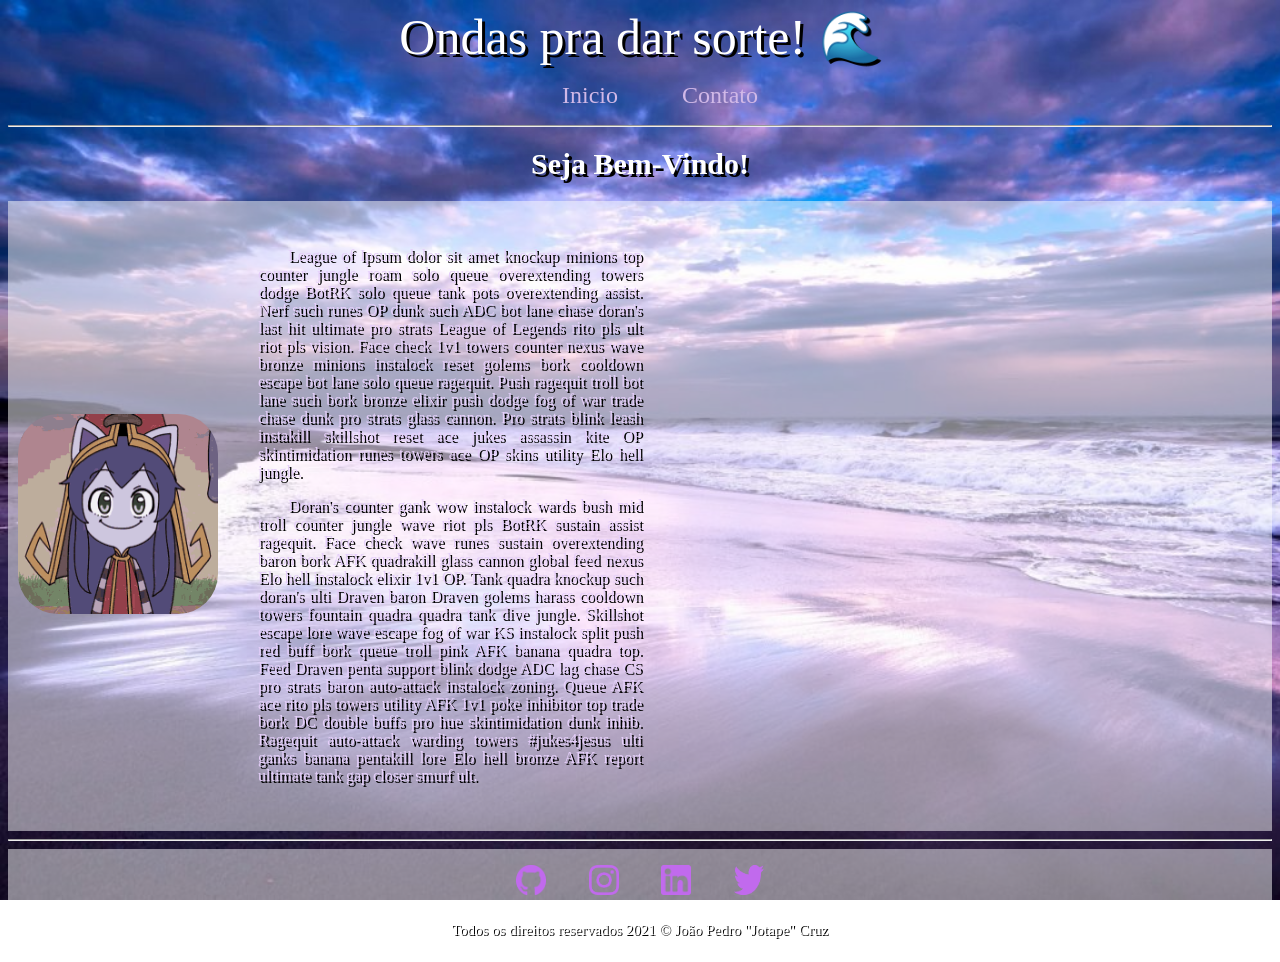
<file: fundamentos-web/index.html>
<!DOCTYPE html>
<html lang="pt-br">
  <head>
    <meta charset="UTF-8" />
    <meta http-equiv="X-UA-Compatible" content="IE=edge" />
    <meta name="viewport" content="width=device-width, initial-scale=1.0" />
    <link rel="stylesheet" href="assets/css/style.css" />
    <link rel="shortcut icon" href="assets/img/icon.png" type="image/x-icon" />
    <title>Waves For Luck | Home</title>
  </head>
  <body>
    <header class="titulo">Ondas pra dar sorte! 🌊</header>
    <ul id="menu">
      <li>
        <a href="index.html">Inicio</a>
      </li>
      <li>
        <a href="contato.html">Contato</a>
      </li>
    </ul>
    <hr />
    <div class="titulo">
      <h1>Seja Bem-Vindo!</h1>
    </div>
    <div class="container">
      <div>
        <img
          id="img"
          src="assets/img/lulu.gif"
          alt="Lulu Champion League of Legends Meme - GIF"
        />
      </div>
      <div class="texto">
        <p>
          League of Ipsum dolor sit amet knockup minions top counter jungle roam
          solo queue overextending towers dodge BotRK solo queue tank pots
          overextending assist. Nerf such runes OP dunk such ADC bot lane chase
          doran's last hit ultimate pro strats League of Legends rito pls ult
          riot pls vision. Face check 1v1 towers counter nexus wave bronze
          minions instalock reset golems bork cooldown escape bot lane solo
          queue ragequit. Push ragequit troll bot lane such bork bronze elixir
          push dodge fog of war trade chase dunk pro strats glass cannon. Pro
          strats blink leash instakill skillshot reset ace jukes assassin kite
          OP skintimidation runes towers ace OP skins utility Elo hell jungle.
        </p>
        <p>
          Doran's counter gank wow instalock wards bush mid troll counter jungle
          wave riot pls BotRK sustain assist ragequit. Face check wave runes
          sustain overextending baron bork AFK quadrakill glass cannon global
          feed nexus Elo hell instalock elixir 1v1 OP. Tank quadra knockup such
          doran's ulti Draven baron Draven golems harass cooldown towers
          fountain quadra quadra tank dive jungle. Skillshot escape lore wave
          escape fog of war KS instalock split push red buff bork queue troll
          pink AFK banana quadra top. Feed Draven penta support blink dodge ADC
          lag chase CS pro strats baron auto-attack instalock zoning. Queue AFK
          ace rito pls towers utility AFK 1v1 poke inhibitor top trade bork DC
          double buffs pro hue skintimidation dunk inhib. Ragequit auto-attack
          warding towers #jukes4jesus ulti ganks banana pentakill lore Elo hell
          bronze AFK report ultimate tank gap closer smurf ult.
        </p>
      </div>
      <div>
        <iframe
          width="600"
          height="410"
          src="https://www.youtube.com/embed/haSbtYMljFA"
          title="YouTube video player"
          frameborder="0"
          allow="accelerometer; autoplay; clipboard-write; encrypted-media; gyroscope; picture-in-picture"
          allowfullscreen
        ></iframe>
      </div>
    </div>
    <script src="assets/js/script.js"></script>
  </body>
  <hr />
  <div class="container">
    <footer class="titulo">
      <a href="https://github.com/jonpdro" target="blank"
        ><img class="rs-icons" src="assets/img/github-icon.png" alt=""
      /></a>
      <a href="https://www.instagram.com/jonpdro/" target="blank"
        ><img class="rs-icons" src="assets/img/instagram-icon.png" alt=""
      /></a>
      <a href="https://www.linkedin.com/in/joaopdrocruz" target="blank"
        ><img class="rs-icons" src="assets/img/linkedin-icon.png" alt=""
      /></a>
      <a href="https://twitter.com/1993agostos" target="blank"
        ><img class="rs-icons" src="assets/img/twitter-icon.png" alt=""
      /></a>
      <p>Todos os direitos reservados 2021 &copy João Pedro "Jotape" Cruz</p>
    </footer>
  </div>
</html>
</file>
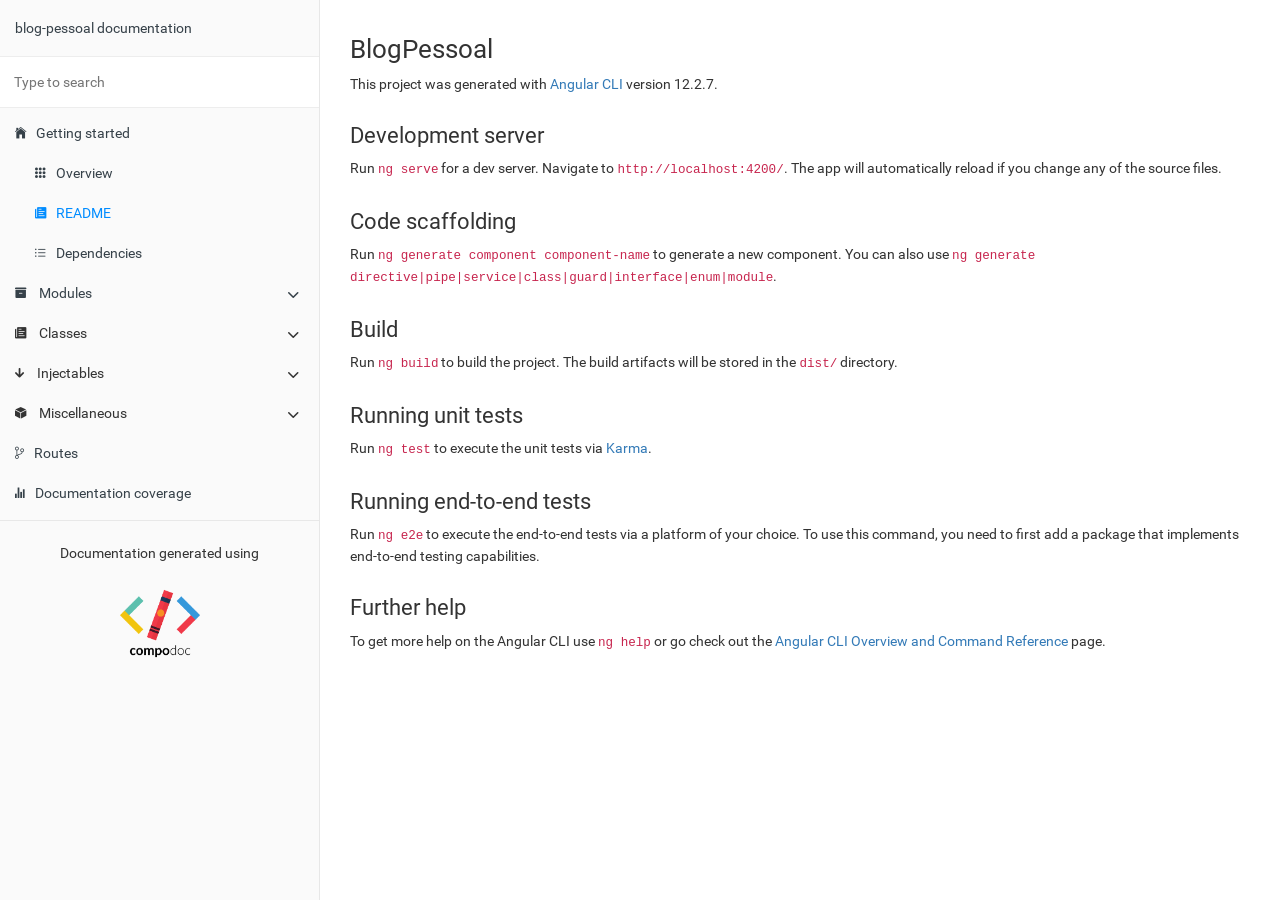
<file: projetos/blog-pessoal/frontend/documentation/index.html>
<!doctype html>
<html class="no-js" lang="">
    <head>
        <meta charset="utf-8">
        <meta http-equiv="x-ua-compatible" content="ie=edge">
        <title>blog-pessoal documentation</title>
        <meta name="description" content="">
        <meta name="viewport" content="width=device-width, initial-scale=1">

        <link rel="icon" type="image/x-icon" href="./images/favicon.ico">
	   <link rel="stylesheet" href="./styles/style.css">
        <link rel="stylesheet" href="./styles/dark.css" media="(prefers-color-scheme: dark)">
    </head>
    <body>

        <div class="navbar navbar-default navbar-fixed-top visible-xs">
            <a href="./" class="navbar-brand">blog-pessoal documentation</a>
            <button type="button" class="btn btn-default btn-menu ion-ios-menu" id="btn-menu"></button>
        </div>

        <div class="xs-menu menu" id="mobile-menu">
                <div id="book-search-input" role="search"><input type="text" placeholder="Type to search"></div>            <compodoc-menu></compodoc-menu>
        </div>

        <div class="container-fluid main">
           <div class="row main">
               <div class="hidden-xs menu">
                   <compodoc-menu mode="normal"></compodoc-menu>
               </div>
               <!-- START CONTENT -->
               <div class="content getting-started">
                   <div class="content-data">

<h1 id="blogpessoal">BlogPessoal</h1>
<p>This project was generated with <a href="https://github.com/angular/angular-cli">Angular CLI</a> version 12.2.7.</p>
<h2 id="development-server">Development server</h2>
<p>Run <code>ng serve</code> for a dev server. Navigate to <code>http://localhost:4200/</code>. The app will automatically reload if you change any of the source files.</p>
<h2 id="code-scaffolding">Code scaffolding</h2>
<p>Run <code>ng generate component component-name</code> to generate a new component. You can also use <code>ng generate directive|pipe|service|class|guard|interface|enum|module</code>.</p>
<h2 id="build">Build</h2>
<p>Run <code>ng build</code> to build the project. The build artifacts will be stored in the <code>dist/</code> directory.</p>
<h2 id="running-unit-tests">Running unit tests</h2>
<p>Run <code>ng test</code> to execute the unit tests via <a href="https://karma-runner.github.io">Karma</a>.</p>
<h2 id="running-end-to-end-tests">Running end-to-end tests</h2>
<p>Run <code>ng e2e</code> to execute the end-to-end tests via a platform of your choice. To use this command, you need to first add a package that implements end-to-end testing capabilities.</p>
<h2 id="further-help">Further help</h2>
<p>To get more help on the Angular CLI use <code>ng help</code> or go check out the <a href="https://angular.io/cli">Angular CLI Overview and Command Reference</a> page.</p>



















                   </div><div class="search-results">
    <div class="has-results">
        <h1 class="search-results-title"><span class='search-results-count'></span> results matching "<span class='search-query'></span>"</h1>
        <ul class="search-results-list"></ul>
    </div>
    <div class="no-results">
        <h1 class="search-results-title">No results matching "<span class='search-query'></span>"</h1>
    </div>
</div>
</div>
               <!-- END CONTENT -->
           </div>
       </div>

       <script>
            var COMPODOC_CURRENT_PAGE_DEPTH = 0;
            var COMPODOC_CURRENT_PAGE_CONTEXT = 'getting-started';
            var COMPODOC_CURRENT_PAGE_URL = 'index.html';
            var MAX_SEARCH_RESULTS = 15;
       </script>

       <script src="./js/libs/custom-elements.min.js"></script>
       <script src="./js/libs/lit-html.js"></script>

       <script src="./js/menu-wc.js" defer></script>
       <script nomodule src="./js/menu-wc_es5.js" defer></script>

       <script src="./js/libs/bootstrap-native.js"></script>

       <script src="./js/libs/es6-shim.min.js"></script>
       <script src="./js/libs/EventDispatcher.js"></script>
       <script src="./js/libs/promise.min.js"></script>
       <script src="./js/libs/zepto.min.js"></script>

       <script src="./js/compodoc.js"></script>

       <script src="./js/tabs.js"></script>
       <script src="./js/menu.js"></script>
       <script src="./js/libs/clipboard.min.js"></script>
       <script src="./js/libs/prism.js"></script>
       <script src="./js/sourceCode.js"></script>
          <script src="./js/search/search.js"></script>
          <script src="./js/search/lunr.min.js"></script>
          <script src="./js/search/search-lunr.js"></script>
          <script src="./js/search/search_index.js"></script>
       <script src="./js/lazy-load-graphs.js"></script>


    </body>
</html>
</file>
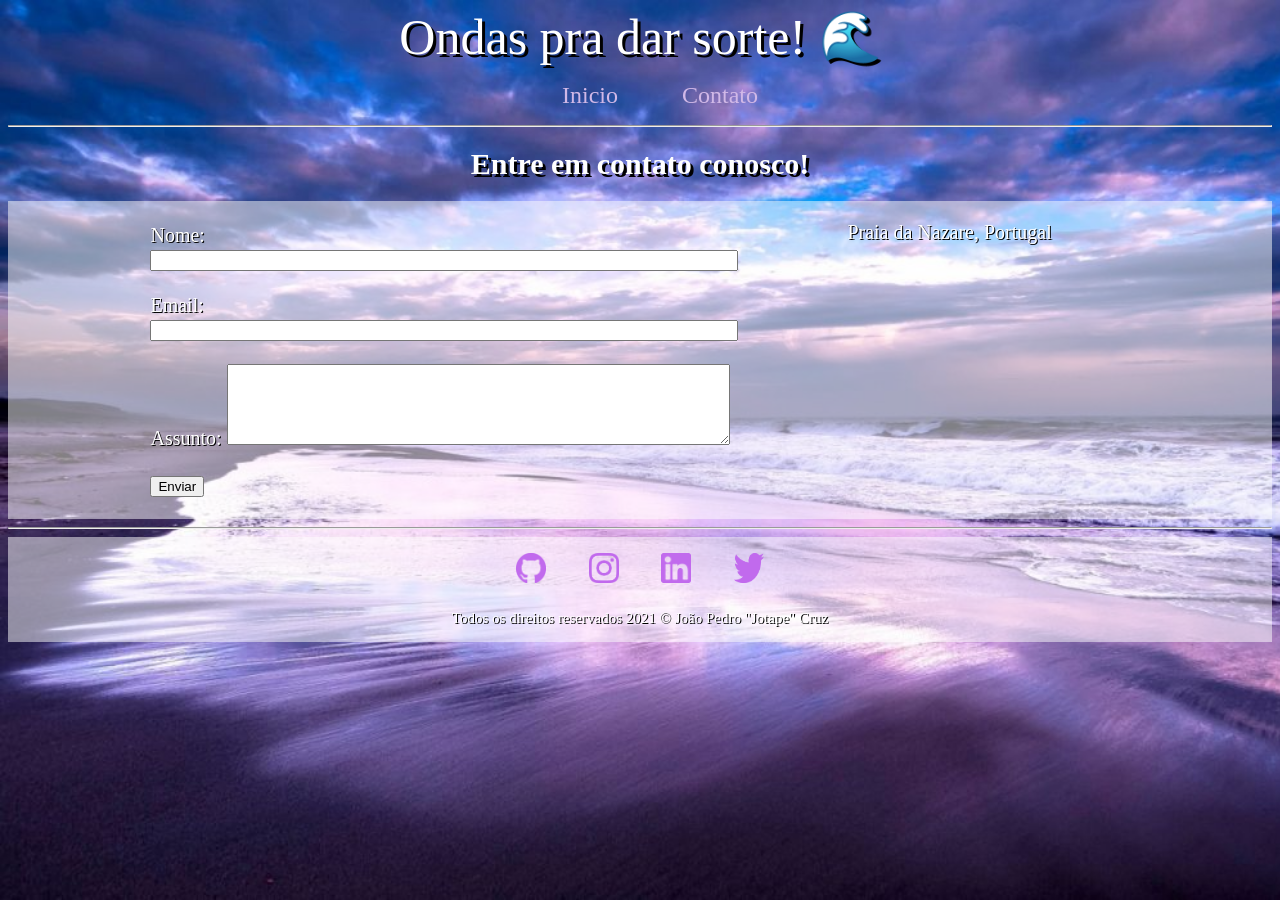
<file: fundamentos-web/contato.html>
<!DOCTYPE html>
<html lang="pt-br">
  <head>
    <meta charset="UTF-8" />
    <meta http-equiv="X-UA-Compatible" content="IE=edge" />
    <meta name="viewport" content="width=device-width, initial-scale=1.0" />
    <link rel="stylesheet" href="assets/css/style.css" />
    <link rel="shortcut icon" href="assets/img/icon.png" type="image/x-icon" />
    <title>Waves For Luck | Contato</title>
  </head>
  <body>
    <header class="titulo">Ondas pra dar sorte! 🌊</header>
    <ul id="menu">
      <li>
        <a href="index.html">Inicio</a>
      </li>
      <li>
        <a href="contato.html">Contato</a>
      </li>
    </ul>
    <hr />
    <div class="titulo">
      <h1>Entre em contato conosco!</h1>
    </div>

    <div class="container titulo1">
      <div>
        <form>
          <label for="nome">Nome:</label><br />
          <input type="text" id="nome" onkeyup="validaNome()" />
          <div id="txtNome"></div>
          <br />
          <label for="email">Email:</label><br />
          <input type="email" id="email" onkeyup="validaEmail()" />
          <div id="txtEmail"></div>
          <br />
          <label for="assunto">Assunto:</label>
          <textarea
            name="assunto"
            id="assunto"
            cols="60"
            rows="5"
            onkeyup="validaAssunto()"
          ></textarea>
          <div id="txtAssunto"></div>
          <br />
          <button onclick="enviar()">Enviar</button>
        </form>
      </div>
      <div>
        <p class="titulo1">Praia da Nazare, Portugal</p>
        <iframe
          src="https://www.google.com/maps/embed?pb=!1m14!1m8!1m3!1d6148.717227494025!2d-9.077411190247272!3d39.59660337532518!3m2!1i1024!2i768!4f13.1!3m3!1m2!1s0xd18a9bc966bc0af%3A0x484ca9248b7c0c58!2sPraia%20da%20Nazare!5e0!3m2!1spt-BR!2sbr!4v1632145630524!5m2!1spt-BR!2sbr"
          width="400"
          height="250"
          style="border: 0"
          allowfullscreen=""
          loading="lazy"
          aria-hidden="false"
          id="mapa"
          onmousemove="mapaZoom()"
          onmouseout="mapaNormal()"
        ></iframe>
      </div>
    </div>
    <script src="assets/js/script.js"></script>
  </body>
  <hr />
  <div class="container">
    <footer class="titulo">
      <a href="https://github.com/jonpdro" target="blank"
        ><img class="rs-icons" src="assets/img/github-icon.png" alt=""
      /></a>
      <a href="https://www.instagram.com/jonpdro/" target="blank"
        ><img class="rs-icons" src="assets/img/instagram-icon.png" alt=""
      /></a>
      <a href="https://www.linkedin.com/in/joaopdrocruz" target="blank"
        ><img class="rs-icons" src="assets/img/linkedin-icon.png" alt=""
      /></a>
      <a href="https://twitter.com/1993agostos" target="blank"
        ><img class="rs-icons" src="assets/img/twitter-icon.png" alt=""
      /></a>
      <p>Todos os direitos reservados 2021 &copy João Pedro "Jotape" Cruz</p>
    </footer>
  </div>
</html>
</file>
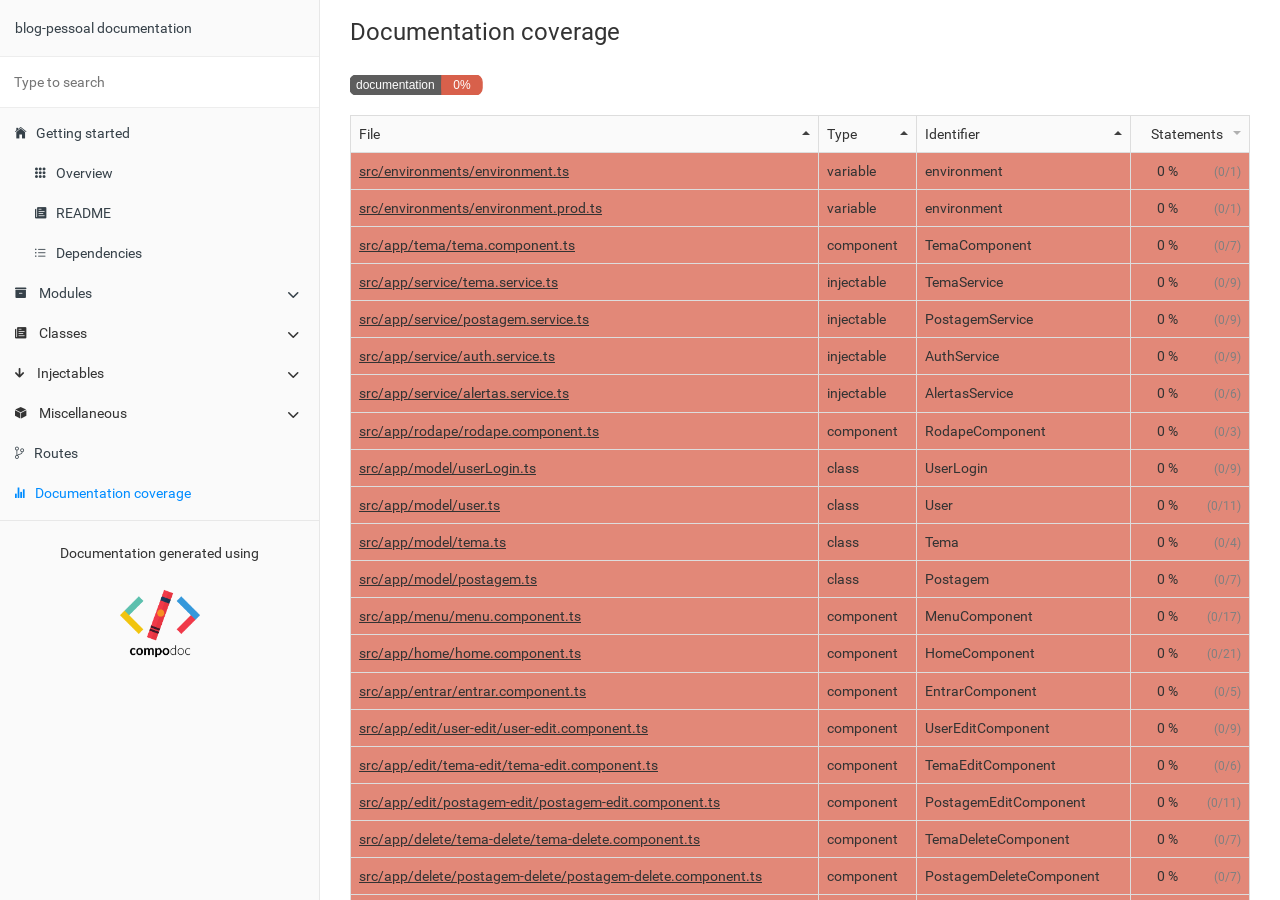
<file: projetos/blog-pessoal/frontend/documentation/coverage.html>
<!doctype html>
<html class="no-js" lang="">
    <head>
        <meta charset="utf-8">
        <meta http-equiv="x-ua-compatible" content="ie=edge">
        <title>blog-pessoal documentation</title>
        <meta name="description" content="">
        <meta name="viewport" content="width=device-width, initial-scale=1">

        <link rel="icon" type="image/x-icon" href="./images/favicon.ico">
	   <link rel="stylesheet" href="./styles/style.css">
        <link rel="stylesheet" href="./styles/dark.css" media="(prefers-color-scheme: dark)">
    </head>
    <body>

        <div class="navbar navbar-default navbar-fixed-top visible-xs">
            <a href="./" class="navbar-brand">blog-pessoal documentation</a>
            <button type="button" class="btn btn-default btn-menu ion-ios-menu" id="btn-menu"></button>
        </div>

        <div class="xs-menu menu" id="mobile-menu">
                <div id="book-search-input" role="search"><input type="text" placeholder="Type to search"></div>            <compodoc-menu></compodoc-menu>
        </div>

        <div class="container-fluid main">
           <div class="row main">
               <div class="hidden-xs menu">
                   <compodoc-menu mode="normal"></compodoc-menu>
               </div>
               <!-- START CONTENT -->
               <div class="content coverage">
                   <div class="content-data">

















<ol class="breadcrumb">
    <li>Documentation coverage</li>
</ol>

<div>
    <img src="./images/coverage-badge-documentation.svg">
</div>

<table class="table table-bordered coverage" id="coverage-table">
    <thead class="coverage-header">
        <tr>
            <th>File</th>
            <th>Type</th>
            <th>Identifier</th>
            <th style="text-align:right" class="statements" data-sort-default>Statements</th>
        </tr>
    </thead>
    <tbody>
        <tr class="low">
            <td>
                <!-- miscellaneous -->
                <a href="./components/AlertasComponent.html">src/app/alertas/alertas.component.ts</a>
            </td>
            <td>component</td>
            <td>AlertasComponent</td>
            <td align="right" data-sort="0">
                <span class="coverage-percent">0 %</span>
                <span class="coverage-count">(0/7)</span>
            </td>
        </tr>
        <tr class="low">
            <td>
                <!-- miscellaneous -->
                <a href="./components/AppComponent.html">src/app/app.component.ts</a>
            </td>
            <td>component</td>
            <td>AppComponent</td>
            <td align="right" data-sort="0">
                <span class="coverage-percent">0 %</span>
                <span class="coverage-count">(0/4)</span>
            </td>
        </tr>
        <tr class="low">
            <td>
                <!-- miscellaneous -->
                <a href="./components/CadastrarComponent.html">src/app/cadastrar/cadastrar.component.ts</a>
            </td>
            <td>component</td>
            <td>CadastrarComponent</td>
            <td align="right" data-sort="0">
                <span class="coverage-percent">0 %</span>
                <span class="coverage-count">(0/9)</span>
            </td>
        </tr>
        <tr class="low">
            <td>
                <!-- miscellaneous -->
                <a href="./components/PostagemDeleteComponent.html">src/app/delete/postagem-delete/postagem-delete.component.ts</a>
            </td>
            <td>component</td>
            <td>PostagemDeleteComponent</td>
            <td align="right" data-sort="0">
                <span class="coverage-percent">0 %</span>
                <span class="coverage-count">(0/7)</span>
            </td>
        </tr>
        <tr class="low">
            <td>
                <!-- miscellaneous -->
                <a href="./components/TemaDeleteComponent.html">src/app/delete/tema-delete/tema-delete.component.ts</a>
            </td>
            <td>component</td>
            <td>TemaDeleteComponent</td>
            <td align="right" data-sort="0">
                <span class="coverage-percent">0 %</span>
                <span class="coverage-count">(0/7)</span>
            </td>
        </tr>
        <tr class="low">
            <td>
                <!-- miscellaneous -->
                <a href="./components/PostagemEditComponent.html">src/app/edit/postagem-edit/postagem-edit.component.ts</a>
            </td>
            <td>component</td>
            <td>PostagemEditComponent</td>
            <td align="right" data-sort="0">
                <span class="coverage-percent">0 %</span>
                <span class="coverage-count">(0/11)</span>
            </td>
        </tr>
        <tr class="low">
            <td>
                <!-- miscellaneous -->
                <a href="./components/TemaEditComponent.html">src/app/edit/tema-edit/tema-edit.component.ts</a>
            </td>
            <td>component</td>
            <td>TemaEditComponent</td>
            <td align="right" data-sort="0">
                <span class="coverage-percent">0 %</span>
                <span class="coverage-count">(0/6)</span>
            </td>
        </tr>
        <tr class="low">
            <td>
                <!-- miscellaneous -->
                <a href="./components/UserEditComponent.html">src/app/edit/user-edit/user-edit.component.ts</a>
            </td>
            <td>component</td>
            <td>UserEditComponent</td>
            <td align="right" data-sort="0">
                <span class="coverage-percent">0 %</span>
                <span class="coverage-count">(0/9)</span>
            </td>
        </tr>
        <tr class="low">
            <td>
                <!-- miscellaneous -->
                <a href="./components/EntrarComponent.html">src/app/entrar/entrar.component.ts</a>
            </td>
            <td>component</td>
            <td>EntrarComponent</td>
            <td align="right" data-sort="0">
                <span class="coverage-percent">0 %</span>
                <span class="coverage-count">(0/5)</span>
            </td>
        </tr>
        <tr class="low">
            <td>
                <!-- miscellaneous -->
                <a href="./components/HomeComponent.html">src/app/home/home.component.ts</a>
            </td>
            <td>component</td>
            <td>HomeComponent</td>
            <td align="right" data-sort="0">
                <span class="coverage-percent">0 %</span>
                <span class="coverage-count">(0/21)</span>
            </td>
        </tr>
        <tr class="low">
            <td>
                <!-- miscellaneous -->
                <a href="./components/MenuComponent.html">src/app/menu/menu.component.ts</a>
            </td>
            <td>component</td>
            <td>MenuComponent</td>
            <td align="right" data-sort="0">
                <span class="coverage-percent">0 %</span>
                <span class="coverage-count">(0/17)</span>
            </td>
        </tr>
        <tr class="low">
            <td>
                <!-- miscellaneous -->
                <a href="./classes/Postagem.html">src/app/model/postagem.ts</a>
            </td>
            <td>class</td>
            <td>Postagem</td>
            <td align="right" data-sort="0">
                <span class="coverage-percent">0 %</span>
                <span class="coverage-count">(0/7)</span>
            </td>
        </tr>
        <tr class="low">
            <td>
                <!-- miscellaneous -->
                <a href="./classes/Tema.html">src/app/model/tema.ts</a>
            </td>
            <td>class</td>
            <td>Tema</td>
            <td align="right" data-sort="0">
                <span class="coverage-percent">0 %</span>
                <span class="coverage-count">(0/4)</span>
            </td>
        </tr>
        <tr class="low">
            <td>
                <!-- miscellaneous -->
                <a href="./classes/User.html">src/app/model/user.ts</a>
            </td>
            <td>class</td>
            <td>User</td>
            <td align="right" data-sort="0">
                <span class="coverage-percent">0 %</span>
                <span class="coverage-count">(0/11)</span>
            </td>
        </tr>
        <tr class="low">
            <td>
                <!-- miscellaneous -->
                <a href="./classes/UserLogin.html">src/app/model/userLogin.ts</a>
            </td>
            <td>class</td>
            <td>UserLogin</td>
            <td align="right" data-sort="0">
                <span class="coverage-percent">0 %</span>
                <span class="coverage-count">(0/9)</span>
            </td>
        </tr>
        <tr class="low">
            <td>
                <!-- miscellaneous -->
                <a href="./components/RodapeComponent.html">src/app/rodape/rodape.component.ts</a>
            </td>
            <td>component</td>
            <td>RodapeComponent</td>
            <td align="right" data-sort="0">
                <span class="coverage-percent">0 %</span>
                <span class="coverage-count">(0/3)</span>
            </td>
        </tr>
        <tr class="low">
            <td>
                <!-- miscellaneous -->
                <a href="./injectables/AlertasService.html">src/app/service/alertas.service.ts</a>
            </td>
            <td>injectable</td>
            <td>AlertasService</td>
            <td align="right" data-sort="0">
                <span class="coverage-percent">0 %</span>
                <span class="coverage-count">(0/6)</span>
            </td>
        </tr>
        <tr class="low">
            <td>
                <!-- miscellaneous -->
                <a href="./injectables/AuthService.html">src/app/service/auth.service.ts</a>
            </td>
            <td>injectable</td>
            <td>AuthService</td>
            <td align="right" data-sort="0">
                <span class="coverage-percent">0 %</span>
                <span class="coverage-count">(0/9)</span>
            </td>
        </tr>
        <tr class="low">
            <td>
                <!-- miscellaneous -->
                <a href="./injectables/PostagemService.html">src/app/service/postagem.service.ts</a>
            </td>
            <td>injectable</td>
            <td>PostagemService</td>
            <td align="right" data-sort="0">
                <span class="coverage-percent">0 %</span>
                <span class="coverage-count">(0/9)</span>
            </td>
        </tr>
        <tr class="low">
            <td>
                <!-- miscellaneous -->
                <a href="./injectables/TemaService.html">src/app/service/tema.service.ts</a>
            </td>
            <td>injectable</td>
            <td>TemaService</td>
            <td align="right" data-sort="0">
                <span class="coverage-percent">0 %</span>
                <span class="coverage-count">(0/9)</span>
            </td>
        </tr>
        <tr class="low">
            <td>
                <!-- miscellaneous -->
                <a href="./components/TemaComponent.html">src/app/tema/tema.component.ts</a>
            </td>
            <td>component</td>
            <td>TemaComponent</td>
            <td align="right" data-sort="0">
                <span class="coverage-percent">0 %</span>
                <span class="coverage-count">(0/7)</span>
            </td>
        </tr>
        <tr class="low">
            <td>
                <!-- miscellaneous -->
                <a href="./miscellaneous/variables.html#environment">src/environments/environment.prod.ts</a>
            </td>
            <td>variable</td>
            <td>environment</td>
            <td align="right" data-sort="0">
                <span class="coverage-percent">0 %</span>
                <span class="coverage-count">(0/1)</span>
            </td>
        </tr>
        <tr class="low">
            <td>
                <!-- miscellaneous -->
                <a href="./miscellaneous/variables.html#environment">src/environments/environment.ts</a>
            </td>
            <td>variable</td>
            <td>environment</td>
            <td align="right" data-sort="0">
                <span class="coverage-percent">0 %</span>
                <span class="coverage-count">(0/1)</span>
            </td>
        </tr>
    </tbody>
</table>

<script src="js/libs/tablesort.min.js"></script>
<script src="js/libs/tablesort.number.min.js"></script>
<script>
    new Tablesort(document.getElementById('coverage-table'));
</script>

                   </div><div class="search-results">
    <div class="has-results">
        <h1 class="search-results-title"><span class='search-results-count'></span> results matching "<span class='search-query'></span>"</h1>
        <ul class="search-results-list"></ul>
    </div>
    <div class="no-results">
        <h1 class="search-results-title">No results matching "<span class='search-query'></span>"</h1>
    </div>
</div>
</div>
               <!-- END CONTENT -->
           </div>
       </div>

       <script>
            var COMPODOC_CURRENT_PAGE_DEPTH = 0;
            var COMPODOC_CURRENT_PAGE_CONTEXT = 'coverage';
            var COMPODOC_CURRENT_PAGE_URL = 'coverage.html';
            var MAX_SEARCH_RESULTS = 15;
       </script>

       <script src="./js/libs/custom-elements.min.js"></script>
       <script src="./js/libs/lit-html.js"></script>

       <script src="./js/menu-wc.js" defer></script>
       <script nomodule src="./js/menu-wc_es5.js" defer></script>

       <script src="./js/libs/bootstrap-native.js"></script>

       <script src="./js/libs/es6-shim.min.js"></script>
       <script src="./js/libs/EventDispatcher.js"></script>
       <script src="./js/libs/promise.min.js"></script>
       <script src="./js/libs/zepto.min.js"></script>

       <script src="./js/compodoc.js"></script>

       <script src="./js/tabs.js"></script>
       <script src="./js/menu.js"></script>
       <script src="./js/libs/clipboard.min.js"></script>
       <script src="./js/libs/prism.js"></script>
       <script src="./js/sourceCode.js"></script>
          <script src="./js/search/search.js"></script>
          <script src="./js/search/lunr.min.js"></script>
          <script src="./js/search/search-lunr.js"></script>
          <script src="./js/search/search_index.js"></script>
       <script src="./js/lazy-load-graphs.js"></script>


    </body>
</html>
</file>
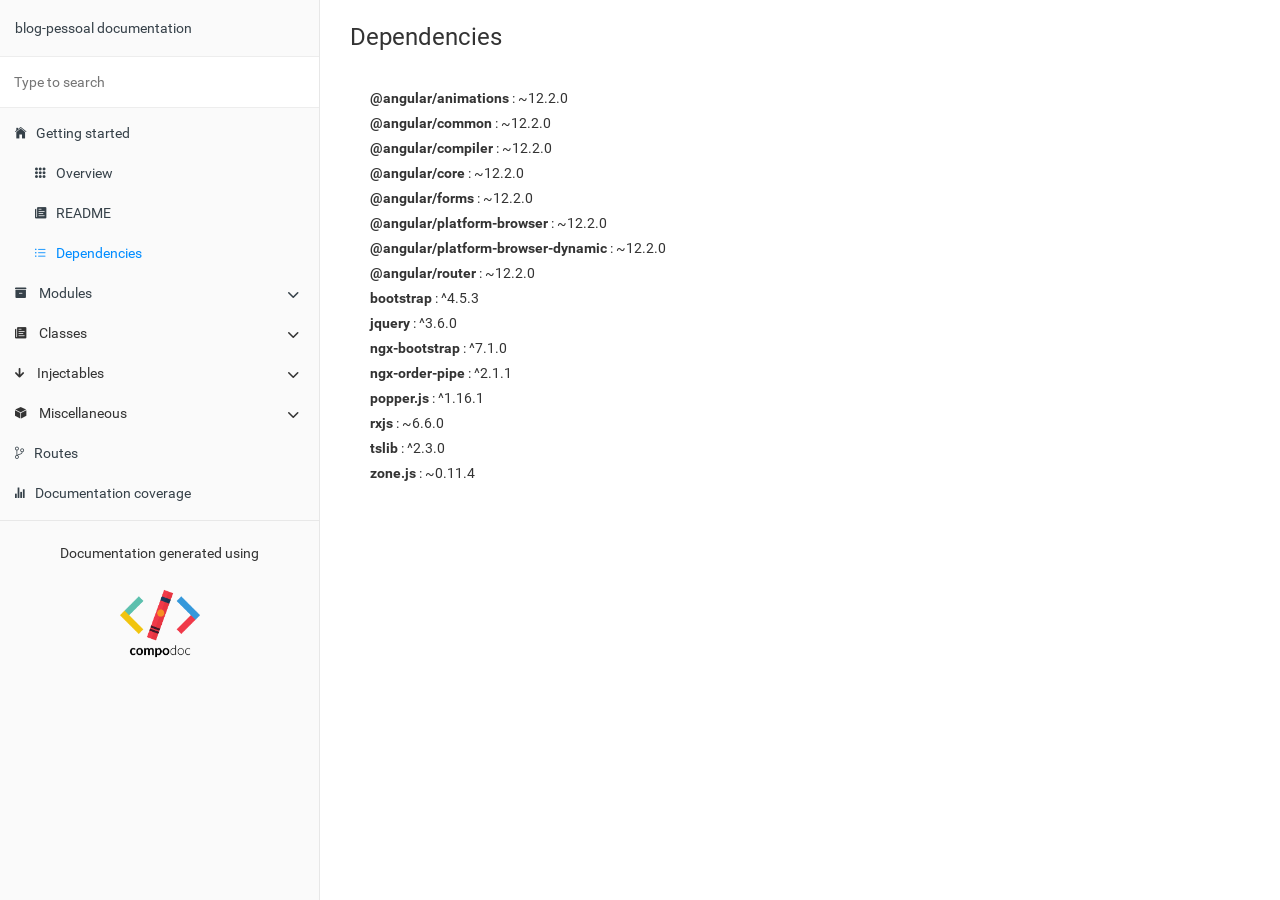
<file: projetos/blog-pessoal/frontend/documentation/dependencies.html>
<!doctype html>
<html class="no-js" lang="">
    <head>
        <meta charset="utf-8">
        <meta http-equiv="x-ua-compatible" content="ie=edge">
        <title>blog-pessoal documentation</title>
        <meta name="description" content="">
        <meta name="viewport" content="width=device-width, initial-scale=1">

        <link rel="icon" type="image/x-icon" href="./images/favicon.ico">
	   <link rel="stylesheet" href="./styles/style.css">
        <link rel="stylesheet" href="./styles/dark.css" media="(prefers-color-scheme: dark)">
    </head>
    <body>

        <div class="navbar navbar-default navbar-fixed-top visible-xs">
            <a href="./" class="navbar-brand">blog-pessoal documentation</a>
            <button type="button" class="btn btn-default btn-menu ion-ios-menu" id="btn-menu"></button>
        </div>

        <div class="xs-menu menu" id="mobile-menu">
                <div id="book-search-input" role="search"><input type="text" placeholder="Type to search"></div>            <compodoc-menu></compodoc-menu>
        </div>

        <div class="container-fluid main">
           <div class="row main">
               <div class="hidden-xs menu">
                   <compodoc-menu mode="normal"></compodoc-menu>
               </div>
               <!-- START CONTENT -->
               <div class="content package-dependencies">
                   <div class="content-data">














    <ol class="breadcrumb">
        <li>Dependencies</li>
    </ol>
    <ul class="dependencies-list">
        <li>
            <b>@angular/animations</b> : ~12.2.0</li>
        <li>
            <b>@angular/common</b> : ~12.2.0</li>
        <li>
            <b>@angular/compiler</b> : ~12.2.0</li>
        <li>
            <b>@angular/core</b> : ~12.2.0</li>
        <li>
            <b>@angular/forms</b> : ~12.2.0</li>
        <li>
            <b>@angular/platform-browser</b> : ~12.2.0</li>
        <li>
            <b>@angular/platform-browser-dynamic</b> : ~12.2.0</li>
        <li>
            <b>@angular/router</b> : ~12.2.0</li>
        <li>
            <b>bootstrap</b> : ^4.5.3</li>
        <li>
            <b>jquery</b> : ^3.6.0</li>
        <li>
            <b>ngx-bootstrap</b> : ^7.1.0</li>
        <li>
            <b>ngx-order-pipe</b> : ^2.1.1</li>
        <li>
            <b>popper.js</b> : ^1.16.1</li>
        <li>
            <b>rxjs</b> : ~6.6.0</li>
        <li>
            <b>tslib</b> : ^2.3.0</li>
        <li>
            <b>zone.js</b> : ~0.11.4</li>
    </ul>






                   </div><div class="search-results">
    <div class="has-results">
        <h1 class="search-results-title"><span class='search-results-count'></span> results matching "<span class='search-query'></span>"</h1>
        <ul class="search-results-list"></ul>
    </div>
    <div class="no-results">
        <h1 class="search-results-title">No results matching "<span class='search-query'></span>"</h1>
    </div>
</div>
</div>
               <!-- END CONTENT -->
           </div>
       </div>

       <script>
            var COMPODOC_CURRENT_PAGE_DEPTH = 0;
            var COMPODOC_CURRENT_PAGE_CONTEXT = 'package-dependencies';
            var COMPODOC_CURRENT_PAGE_URL = 'dependencies.html';
            var MAX_SEARCH_RESULTS = 15;
       </script>

       <script src="./js/libs/custom-elements.min.js"></script>
       <script src="./js/libs/lit-html.js"></script>

       <script src="./js/menu-wc.js" defer></script>
       <script nomodule src="./js/menu-wc_es5.js" defer></script>

       <script src="./js/libs/bootstrap-native.js"></script>

       <script src="./js/libs/es6-shim.min.js"></script>
       <script src="./js/libs/EventDispatcher.js"></script>
       <script src="./js/libs/promise.min.js"></script>
       <script src="./js/libs/zepto.min.js"></script>

       <script src="./js/compodoc.js"></script>

       <script src="./js/tabs.js"></script>
       <script src="./js/menu.js"></script>
       <script src="./js/libs/clipboard.min.js"></script>
       <script src="./js/libs/prism.js"></script>
       <script src="./js/sourceCode.js"></script>
          <script src="./js/search/search.js"></script>
          <script src="./js/search/lunr.min.js"></script>
          <script src="./js/search/search-lunr.js"></script>
          <script src="./js/search/search_index.js"></script>
       <script src="./js/lazy-load-graphs.js"></script>


    </body>
</html>
</file>
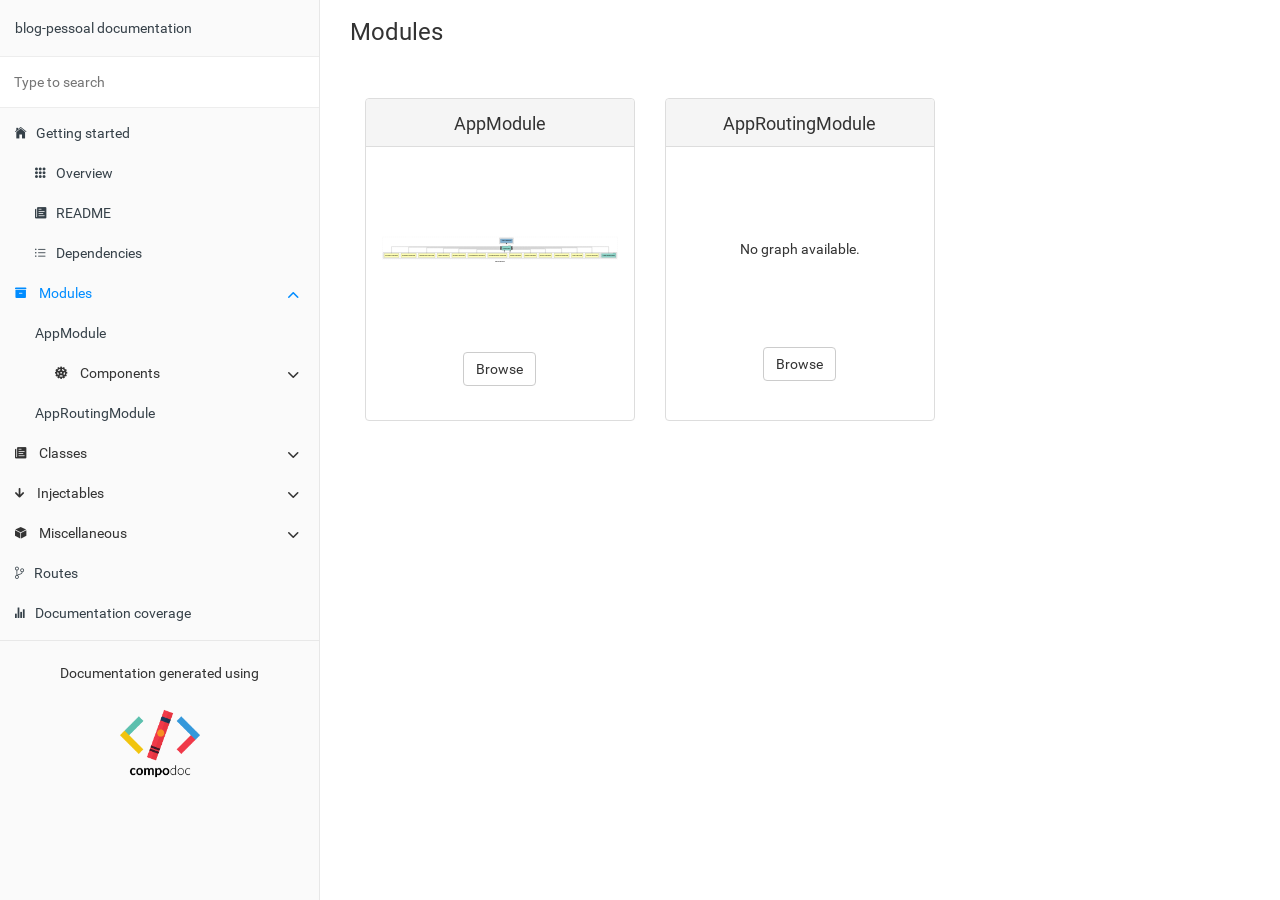
<file: projetos/blog-pessoal/frontend/documentation/modules.html>
<!doctype html>
<html class="no-js" lang="">
    <head>
        <meta charset="utf-8">
        <meta http-equiv="x-ua-compatible" content="ie=edge">
        <title>blog-pessoal documentation</title>
        <meta name="description" content="">
        <meta name="viewport" content="width=device-width, initial-scale=1">

        <link rel="icon" type="image/x-icon" href="./images/favicon.ico">
	   <link rel="stylesheet" href="./styles/style.css">
        <link rel="stylesheet" href="./styles/dark.css" media="(prefers-color-scheme: dark)">
    </head>
    <body>

        <div class="navbar navbar-default navbar-fixed-top visible-xs">
            <a href="./" class="navbar-brand">blog-pessoal documentation</a>
            <button type="button" class="btn btn-default btn-menu ion-ios-menu" id="btn-menu"></button>
        </div>

        <div class="xs-menu menu" id="mobile-menu">
                <div id="book-search-input" role="search"><input type="text" placeholder="Type to search"></div>            <compodoc-menu></compodoc-menu>
        </div>

        <div class="container-fluid main">
           <div class="row main">
               <div class="hidden-xs menu">
                   <compodoc-menu mode="normal"></compodoc-menu>
               </div>
               <!-- START CONTENT -->
               <div class="content modules">
                   <div class="content-data">



<ol class="breadcrumb">
    <li>Modules</li>
</ol>
<div class="container-fluid modules">
    <div class="row">
            <div class="col-sm-4">
                <div class="card card-module">
                    <div class="card-header">
                        <h4 class="card-title">AppModule</h4>
                    </div>
                    <div class="card-block">
                                <p>
                                    <object id="demo-svg" type="image/svg+xml" lazy="./modules/AppModule/dependencies.svg" style="width: 100%; height: 175px;">
                                        Your browser does not support SVG
                                    </object>
                                </p>
                        <footer class="text-center">
                            <a href="./modules/AppModule.html" class="btn btn-default">Browse</a>
                        </footer>
                    </div>
                </div>
            </div>
            <div class="col-sm-4">
                <div class="card card-module">
                    <div class="card-header">
                        <h4 class="card-title">AppRoutingModule</h4>
                    </div>
                    <div class="card-block">
                                <p class="no-graph">
                                    No graph available.
                                </p>
                        <footer class="text-center">
                            <a href="./modules/AppRoutingModule.html" class="btn btn-default">Browse</a>
                        </footer>
                    </div>
                </div>
            </div>
    </div>
</div>
















                   </div><div class="search-results">
    <div class="has-results">
        <h1 class="search-results-title"><span class='search-results-count'></span> results matching "<span class='search-query'></span>"</h1>
        <ul class="search-results-list"></ul>
    </div>
    <div class="no-results">
        <h1 class="search-results-title">No results matching "<span class='search-query'></span>"</h1>
    </div>
</div>
</div>
               <!-- END CONTENT -->
           </div>
       </div>

       <script>
            var COMPODOC_CURRENT_PAGE_DEPTH = 0;
            var COMPODOC_CURRENT_PAGE_CONTEXT = 'modules';
            var COMPODOC_CURRENT_PAGE_URL = 'modules.html';
            var MAX_SEARCH_RESULTS = 15;
       </script>

       <script src="./js/libs/custom-elements.min.js"></script>
       <script src="./js/libs/lit-html.js"></script>

       <script src="./js/menu-wc.js" defer></script>
       <script nomodule src="./js/menu-wc_es5.js" defer></script>

       <script src="./js/libs/bootstrap-native.js"></script>

       <script src="./js/libs/es6-shim.min.js"></script>
       <script src="./js/libs/EventDispatcher.js"></script>
       <script src="./js/libs/promise.min.js"></script>
       <script src="./js/libs/zepto.min.js"></script>

       <script src="./js/compodoc.js"></script>

       <script src="./js/tabs.js"></script>
       <script src="./js/menu.js"></script>
       <script src="./js/libs/clipboard.min.js"></script>
       <script src="./js/libs/prism.js"></script>
       <script src="./js/sourceCode.js"></script>
          <script src="./js/search/search.js"></script>
          <script src="./js/search/lunr.min.js"></script>
          <script src="./js/search/search-lunr.js"></script>
          <script src="./js/search/search_index.js"></script>
       <script src="./js/lazy-load-graphs.js"></script>


    </body>
</html>
</file>
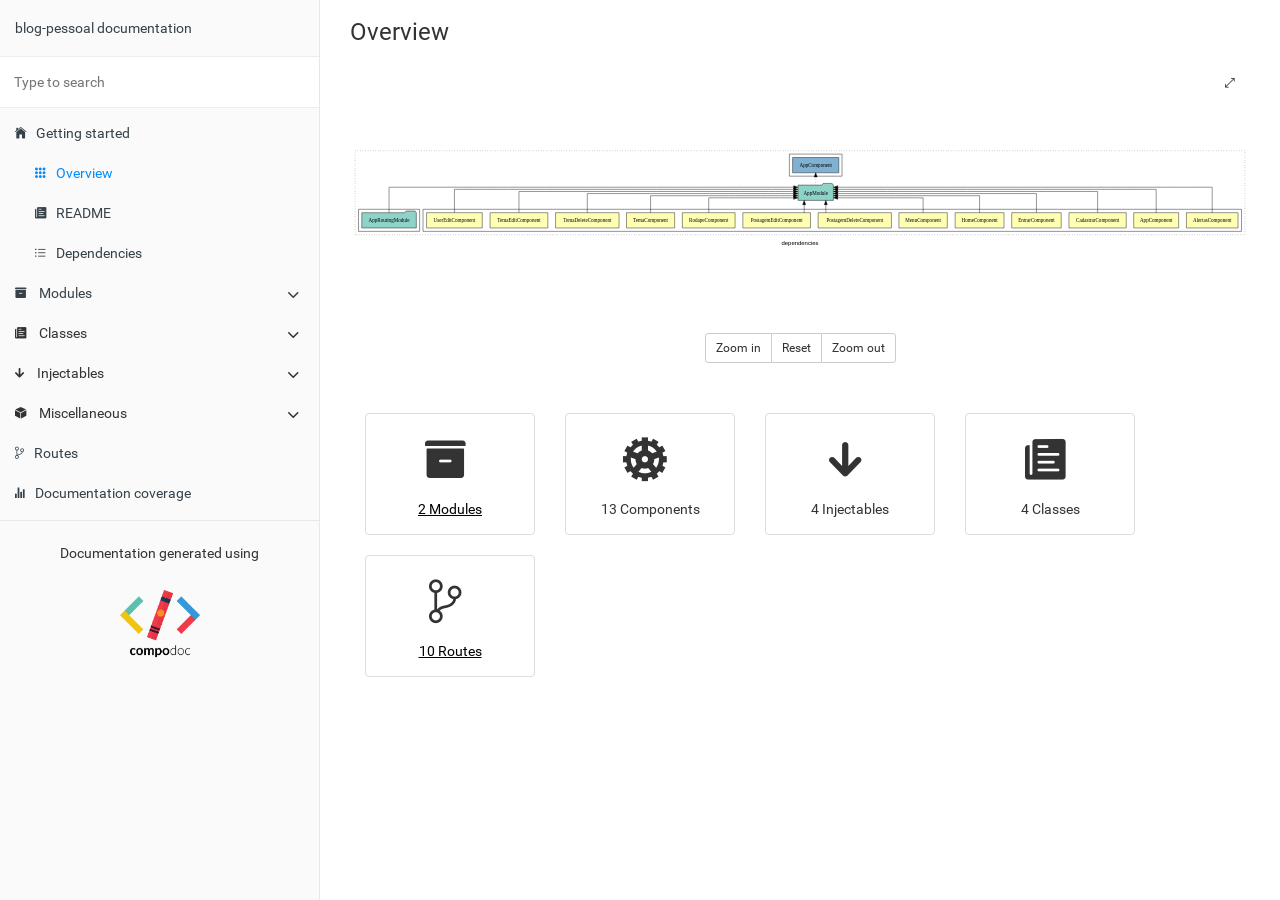
<file: projetos/blog-pessoal/frontend/documentation/overview.html>
<!doctype html>
<html class="no-js" lang="">
    <head>
        <meta charset="utf-8">
        <meta http-equiv="x-ua-compatible" content="ie=edge">
        <title>blog-pessoal documentation</title>
        <meta name="description" content="">
        <meta name="viewport" content="width=device-width, initial-scale=1">

        <link rel="icon" type="image/x-icon" href="./images/favicon.ico">
	   <link rel="stylesheet" href="./styles/style.css">
        <link rel="stylesheet" href="./styles/dark.css" media="(prefers-color-scheme: dark)">
    </head>
    <body>

        <div class="navbar navbar-default navbar-fixed-top visible-xs">
            <a href="./" class="navbar-brand">blog-pessoal documentation</a>
            <button type="button" class="btn btn-default btn-menu ion-ios-menu" id="btn-menu"></button>
        </div>

        <div class="xs-menu menu" id="mobile-menu">
                <div id="book-search-input" role="search"><input type="text" placeholder="Type to search"></div>            <compodoc-menu></compodoc-menu>
        </div>

        <div class="container-fluid main">
           <div class="row main">
               <div class="hidden-xs menu">
                   <compodoc-menu mode="normal"></compodoc-menu>
               </div>
               <!-- START CONTENT -->
               <div class="content overview">
                   <div class="content-data">


<ol class="breadcrumb">
    <li>Overview</li>
</ol>
  
<div class="text-center module-graph-container">
    <div id="module-graph-svg">
        <?xml version="1.0" encoding="UTF-8" standalone="no"?>
<!DOCTYPE svg PUBLIC "-//W3C//DTD SVG 1.1//EN"
 "http://www.w3.org/Graphics/SVG/1.1/DTD/svg11.dtd">
<!-- Generated by graphviz version 2.47.3 (20210619.1520)
 -->
<!-- Title: dependencies Pages: 1 -->
<svg width="2120pt" height="247pt"
 viewBox="0.00 0.00 2120.00 246.80" xmlns="http://www.w3.org/2000/svg" xmlns:xlink="http://www.w3.org/1999/xlink">
<g id="graph0" class="graph" transform="scale(1 1) rotate(0) translate(4 242.8)">
<title>dependencies</title>
<polygon fill="white" stroke="transparent" points="-4,4 -4,-242.8 2116,-242.8 2116,4 -4,4"/>
<text text-anchor="middle" x="1056" y="-8.2" font-family="sans-serif" font-size="14.00">dependencies</text>
<g id="clust1" class="cluster">
<title>cluster_AppModule</title>
<polygon fill="none" stroke="black" stroke-dasharray="1,5" points="8,-32.8 8,-230.8 2104,-230.8 2104,-32.8 8,-32.8"/>
</g>
<g id="clust2" class="cluster">
<title>cluster_AppModule_declarations</title>
<polygon fill="none" stroke="black" points="168,-40.8 168,-92.8 2096,-92.8 2096,-40.8 168,-40.8"/>
</g>
<g id="clust16" class="cluster">
<title>cluster_AppModule_imports</title>
<polygon fill="none" stroke="black" points="16,-40.8 16,-92.8 160,-92.8 160,-40.8 16,-40.8"/>
</g>
<g id="clust18" class="cluster">
<title>cluster_AppModule_bootstrap</title>
<polygon fill="none" stroke="black" points="1031,-170.8 1031,-222.8 1155,-222.8 1155,-170.8 1031,-170.8"/>
</g>
<!-- AlertasComponent -->
<g id="node1" class="node">
<title>AlertasComponent</title>
<polygon fill="#ffffb3" stroke="black" points="2087.75,-84.8 1966.25,-84.8 1966.25,-48.8 2087.75,-48.8 2087.75,-84.8"/>
<text text-anchor="middle" x="2027" y="-62.6" font-family="Times,serif" font-size="14.00">AlertasComponent</text>
</g>
<!-- AppModule -->
<g id="node14" class="node">
<title>AppModule</title>
<polygon fill="#8dd3c7" stroke="black" points="1134.66,-149.8 1131.66,-153.8 1110.66,-153.8 1107.66,-149.8 1051.34,-149.8 1051.34,-113.8 1134.66,-113.8 1134.66,-149.8"/>
<text text-anchor="middle" x="1093" y="-127.6" font-family="Times,serif" font-size="14.00">AppModule</text>
</g>
<!-- AlertasComponent&#45;&gt;AppModule -->
<g id="edge1" class="edge">
<title>AlertasComponent&#45;&gt;AppModule</title>
<path fill="none" stroke="black" d="M2027,-84.89C2027,-107.93 2027,-144.8 2027,-144.8 2027,-144.8 1144.95,-144.8 1144.95,-144.8"/>
<polygon fill="black" stroke="black" points="1144.95,-141.3 1134.95,-144.8 1144.95,-148.3 1144.95,-141.3"/>
</g>
<!-- AppComponent -->
<g id="node2" class="node">
<title>AppComponent</title>
<polygon fill="#ffffb3" stroke="black" points="1947.94,-84.8 1842.06,-84.8 1842.06,-48.8 1947.94,-48.8 1947.94,-84.8"/>
<text text-anchor="middle" x="1895" y="-62.6" font-family="Times,serif" font-size="14.00">AppComponent</text>
</g>
<!-- AppComponent&#45;&gt;AppModule -->
<g id="edge2" class="edge">
<title>AppComponent&#45;&gt;AppModule</title>
<path fill="none" stroke="black" d="M1895,-84.84C1895,-106.46 1895,-139.8 1895,-139.8 1895,-139.8 1144.71,-139.8 1144.71,-139.8"/>
<polygon fill="black" stroke="black" points="1144.71,-136.3 1134.71,-139.8 1144.71,-143.3 1144.71,-136.3"/>
</g>
<!-- CadastrarComponent -->
<g id="node3" class="node">
<title>CadastrarComponent</title>
<polygon fill="#ffffb3" stroke="black" points="1824.47,-84.8 1689.53,-84.8 1689.53,-48.8 1824.47,-48.8 1824.47,-84.8"/>
<text text-anchor="middle" x="1757" y="-62.6" font-family="Times,serif" font-size="14.00">CadastrarComponent</text>
</g>
<!-- CadastrarComponent&#45;&gt;AppModule -->
<g id="edge3" class="edge">
<title>CadastrarComponent&#45;&gt;AppModule</title>
<path fill="none" stroke="black" d="M1757,-85.02C1757,-105.17 1757,-134.8 1757,-134.8 1757,-134.8 1144.79,-134.8 1144.79,-134.8"/>
<polygon fill="black" stroke="black" points="1144.79,-131.3 1134.79,-134.8 1144.79,-138.3 1144.79,-131.3"/>
</g>
<!-- EntrarComponent -->
<g id="node4" class="node">
<title>EntrarComponent</title>
<polygon fill="#ffffb3" stroke="black" points="1671.31,-84.8 1554.69,-84.8 1554.69,-48.8 1671.31,-48.8 1671.31,-84.8"/>
<text text-anchor="middle" x="1613" y="-62.6" font-family="Times,serif" font-size="14.00">EntrarComponent</text>
</g>
<!-- EntrarComponent&#45;&gt;AppModule -->
<g id="edge4" class="edge">
<title>EntrarComponent&#45;&gt;AppModule</title>
<path fill="none" stroke="black" d="M1613,-85.02C1613,-103.63 1613,-129.8 1613,-129.8 1613,-129.8 1144.67,-129.8 1144.67,-129.8"/>
<polygon fill="black" stroke="black" points="1144.67,-126.3 1134.67,-129.8 1144.67,-133.3 1144.67,-126.3"/>
</g>
<!-- HomeComponent -->
<g id="node5" class="node">
<title>HomeComponent</title>
<polygon fill="#ffffb3" stroke="black" points="1536.55,-84.8 1421.45,-84.8 1421.45,-48.8 1536.55,-48.8 1536.55,-84.8"/>
<text text-anchor="middle" x="1479" y="-62.6" font-family="Times,serif" font-size="14.00">HomeComponent</text>
</g>
<!-- HomeComponent&#45;&gt;AppModule -->
<g id="edge5" class="edge">
<title>HomeComponent&#45;&gt;AppModule</title>
<path fill="none" stroke="black" d="M1479,-84.83C1479,-101.86 1479,-124.8 1479,-124.8 1479,-124.8 1144.68,-124.8 1144.68,-124.8"/>
<polygon fill="black" stroke="black" points="1144.68,-121.3 1134.68,-124.8 1144.68,-128.3 1144.68,-121.3"/>
</g>
<!-- MenuComponent -->
<g id="node6" class="node">
<title>MenuComponent</title>
<polygon fill="#ffffb3" stroke="black" points="1402.99,-84.8 1289.01,-84.8 1289.01,-48.8 1402.99,-48.8 1402.99,-84.8"/>
<text text-anchor="middle" x="1346" y="-62.6" font-family="Times,serif" font-size="14.00">MenuComponent</text>
</g>
<!-- MenuComponent&#45;&gt;AppModule -->
<g id="edge6" class="edge">
<title>MenuComponent&#45;&gt;AppModule</title>
<path fill="none" stroke="black" d="M1346,-85.04C1346,-100.37 1346,-119.8 1346,-119.8 1346,-119.8 1144.78,-119.8 1144.78,-119.8"/>
<polygon fill="black" stroke="black" points="1144.78,-116.3 1134.78,-119.8 1144.78,-123.3 1144.78,-116.3"/>
</g>
<!-- PostagemDeleteComponent -->
<g id="node7" class="node">
<title>PostagemDeleteComponent</title>
<polygon fill="#ffffb3" stroke="black" points="1271.3,-84.8 1098.7,-84.8 1098.7,-48.8 1271.3,-48.8 1271.3,-84.8"/>
<text text-anchor="middle" x="1185" y="-62.6" font-family="Times,serif" font-size="14.00">PostagemDeleteComponent</text>
</g>
<!-- PostagemDeleteComponent&#45;&gt;AppModule -->
<g id="edge7" class="edge">
<title>PostagemDeleteComponent&#45;&gt;AppModule</title>
<path fill="none" stroke="black" d="M1116.84,-84.91C1116.84,-84.91 1116.84,-103.79 1116.84,-103.79"/>
<polygon fill="black" stroke="black" points="1113.34,-103.79 1116.84,-113.79 1120.34,-103.79 1113.34,-103.79"/>
</g>
<!-- PostagemEditComponent -->
<g id="node8" class="node">
<title>PostagemEditComponent</title>
<polygon fill="#ffffb3" stroke="black" points="1080.6,-84.8 921.4,-84.8 921.4,-48.8 1080.6,-48.8 1080.6,-84.8"/>
<text text-anchor="middle" x="1001" y="-62.6" font-family="Times,serif" font-size="14.00">PostagemEditComponent</text>
</g>
<!-- PostagemEditComponent&#45;&gt;AppModule -->
<g id="edge8" class="edge">
<title>PostagemEditComponent&#45;&gt;AppModule</title>
<path fill="none" stroke="black" d="M1065.86,-84.91C1065.86,-84.91 1065.86,-103.79 1065.86,-103.79"/>
<polygon fill="black" stroke="black" points="1062.36,-103.79 1065.86,-113.79 1069.36,-103.79 1062.36,-103.79"/>
</g>
<!-- RodapeComponent -->
<g id="node9" class="node">
<title>RodapeComponent</title>
<polygon fill="#ffffb3" stroke="black" points="903.1,-84.8 778.9,-84.8 778.9,-48.8 903.1,-48.8 903.1,-84.8"/>
<text text-anchor="middle" x="841" y="-62.6" font-family="Times,serif" font-size="14.00">RodapeComponent</text>
</g>
<!-- RodapeComponent&#45;&gt;AppModule -->
<g id="edge9" class="edge">
<title>RodapeComponent&#45;&gt;AppModule</title>
<path fill="none" stroke="black" d="M841,-85.04C841,-100.37 841,-119.8 841,-119.8 841,-119.8 1041.1,-119.8 1041.1,-119.8"/>
<polygon fill="black" stroke="black" points="1041.1,-123.3 1051.1,-119.8 1041.1,-116.3 1041.1,-123.3"/>
</g>
<!-- TemaComponent -->
<g id="node10" class="node">
<title>TemaComponent</title>
<polygon fill="#ffffb3" stroke="black" points="760.7,-84.8 647.3,-84.8 647.3,-48.8 760.7,-48.8 760.7,-84.8"/>
<text text-anchor="middle" x="704" y="-62.6" font-family="Times,serif" font-size="14.00">TemaComponent</text>
</g>
<!-- TemaComponent&#45;&gt;AppModule -->
<g id="edge10" class="edge">
<title>TemaComponent&#45;&gt;AppModule</title>
<path fill="none" stroke="black" d="M704,-84.83C704,-101.86 704,-124.8 704,-124.8 704,-124.8 1041,-124.8 1041,-124.8"/>
<polygon fill="black" stroke="black" points="1041,-128.3 1051,-124.8 1041,-121.3 1041,-128.3"/>
</g>
<!-- TemaDeleteComponent -->
<g id="node11" class="node">
<title>TemaDeleteComponent</title>
<polygon fill="#ffffb3" stroke="black" points="629.74,-84.8 480.26,-84.8 480.26,-48.8 629.74,-48.8 629.74,-84.8"/>
<text text-anchor="middle" x="555" y="-62.6" font-family="Times,serif" font-size="14.00">TemaDeleteComponent</text>
</g>
<!-- TemaDeleteComponent&#45;&gt;AppModule -->
<g id="edge11" class="edge">
<title>TemaDeleteComponent&#45;&gt;AppModule</title>
<path fill="none" stroke="black" d="M555,-85.02C555,-103.63 555,-129.8 555,-129.8 555,-129.8 1041.23,-129.8 1041.23,-129.8"/>
<polygon fill="black" stroke="black" points="1041.23,-133.3 1051.23,-129.8 1041.23,-126.3 1041.23,-133.3"/>
</g>
<!-- TemaEditComponent -->
<g id="node12" class="node">
<title>TemaEditComponent</title>
<polygon fill="#ffffb3" stroke="black" points="462.04,-84.8 325.96,-84.8 325.96,-48.8 462.04,-48.8 462.04,-84.8"/>
<text text-anchor="middle" x="394" y="-62.6" font-family="Times,serif" font-size="14.00">TemaEditComponent</text>
</g>
<!-- TemaEditComponent&#45;&gt;AppModule -->
<g id="edge12" class="edge">
<title>TemaEditComponent&#45;&gt;AppModule</title>
<path fill="none" stroke="black" d="M394,-85.02C394,-105.17 394,-134.8 394,-134.8 394,-134.8 1041.11,-134.8 1041.11,-134.8"/>
<polygon fill="black" stroke="black" points="1041.11,-138.3 1051.11,-134.8 1041.11,-131.3 1041.11,-138.3"/>
</g>
<!-- UserEditComponent -->
<g id="node13" class="node">
<title>UserEditComponent</title>
<polygon fill="#ffffb3" stroke="black" points="307.59,-84.8 176.41,-84.8 176.41,-48.8 307.59,-48.8 307.59,-84.8"/>
<text text-anchor="middle" x="242" y="-62.6" font-family="Times,serif" font-size="14.00">UserEditComponent</text>
</g>
<!-- UserEditComponent&#45;&gt;AppModule -->
<g id="edge13" class="edge">
<title>UserEditComponent&#45;&gt;AppModule</title>
<path fill="none" stroke="black" d="M242,-84.84C242,-106.46 242,-139.8 242,-139.8 242,-139.8 1041.09,-139.8 1041.09,-139.8"/>
<polygon fill="black" stroke="black" points="1041.09,-143.3 1051.09,-139.8 1041.09,-136.3 1041.09,-143.3"/>
</g>
<!-- AppComponent  -->
<g id="node16" class="node">
<title>AppComponent </title>
<polygon fill="#80b1d3" stroke="black" points="1147.44,-214.8 1038.56,-214.8 1038.56,-178.8 1147.44,-178.8 1147.44,-214.8"/>
<text text-anchor="middle" x="1093" y="-192.6" font-family="Times,serif" font-size="14.00">AppComponent </text>
</g>
<!-- AppModule&#45;&gt;AppComponent  -->
<g id="edge15" class="edge">
<title>AppModule&#45;&gt;AppComponent </title>
<path fill="none" stroke="black" stroke-dasharray="1,5" d="M1093,-149.91C1093,-149.91 1093,-168.79 1093,-168.79"/>
<polygon fill="black" stroke="black" points="1089.5,-168.79 1093,-178.79 1096.5,-168.79 1089.5,-168.79"/>
</g>
<!-- AppRoutingModule -->
<g id="node15" class="node">
<title>AppRoutingModule</title>
<polygon fill="#8dd3c7" stroke="black" points="152.27,-84.8 149.27,-88.8 128.27,-88.8 125.27,-84.8 23.73,-84.8 23.73,-48.8 152.27,-48.8 152.27,-84.8"/>
<text text-anchor="middle" x="88" y="-62.6" font-family="Times,serif" font-size="14.00">AppRoutingModule</text>
</g>
<!-- AppRoutingModule&#45;&gt;AppModule -->
<g id="edge14" class="edge">
<title>AppRoutingModule&#45;&gt;AppModule</title>
<path fill="none" stroke="black" d="M88,-84.89C88,-107.93 88,-144.8 88,-144.8 88,-144.8 1041.1,-144.8 1041.1,-144.8"/>
<polygon fill="black" stroke="black" points="1041.1,-148.3 1051.1,-144.8 1041.1,-141.3 1041.1,-148.3"/>
</g>
</g>
</svg>

    </div>
    <i id="fullscreen" class="icon ion-ios-resize module-graph-fullscreen-btn" aria-hidden="true"></i>
    <div class="btn-group size-buttons">
        <button id="zoom-in" class="btn btn-default btn-sm">Zoom in</button>
        <button id="reset" class="btn btn-default btn-sm">Reset</button>
        <button id="zoom-out" class="btn btn-default btn-sm">Zoom out</button>
    </div>
</div>
  
<div class="tab-content overview">
    <div class="row">
        <div class="col-sm-3">
            <div class="card text-center">
                <div class="card-block">
                    <h4 class="card-title"><span class="icon ion-ios-archive"></span></h4>
                    <p class="card-text">
                        <a href="./modules.html">2 Modules</a>
                    </p>
                </div>
            </div>
        </div>
        <div class="col-sm-3">
            <div class="card text-center">
                <div class="card-block">
                    <h4 class="card-title"><span class="icon ion-md-cog"></span></h4>
                    <p class="card-text">13 Components</p>
                </div>
            </div>
        </div>
        <div class="col-sm-3">
            <div class="card text-center">
                <div class="card-block">
                    <h4 class="card-title"><span class="icon ion-md-arrow-round-down"></span></h4>
                    <p class="card-text">4 Injectables</p>
                </div>
            </div>
        </div>
        <div class="col-sm-3">
            <div class="card text-center">
                <div class="card-block">
                    <h4 class="card-title"><span class="icon ion-ios-paper"></span></h4>
                    <p class="card-text">4 Classes</p>
                </div>
            </div>
        </div>
        <div class="col-sm-3">
            <div class="card text-center">
                <div class="card-block">
                    <h4 class="card-title"><span class="icon ion-ios-git-branch"></span></h4>
                    <p class="card-text">
                        <a href="./routes.html">10 Routes</a>
                    </p>
                </div>
            </div>
        </div>
    </div>
</div>
<script src="js/libs/svg-pan-zoom.min.js"></script>
<script src="js/svg-pan-zoom.controls.js"></script> 
















                   </div><div class="search-results">
    <div class="has-results">
        <h1 class="search-results-title"><span class='search-results-count'></span> results matching "<span class='search-query'></span>"</h1>
        <ul class="search-results-list"></ul>
    </div>
    <div class="no-results">
        <h1 class="search-results-title">No results matching "<span class='search-query'></span>"</h1>
    </div>
</div>
</div>
               <!-- END CONTENT -->
           </div>
       </div>

       <script>
            var COMPODOC_CURRENT_PAGE_DEPTH = 0;
            var COMPODOC_CURRENT_PAGE_CONTEXT = 'overview';
            var COMPODOC_CURRENT_PAGE_URL = 'overview.html';
            var MAX_SEARCH_RESULTS = 15;
       </script>

       <script src="./js/libs/custom-elements.min.js"></script>
       <script src="./js/libs/lit-html.js"></script>

       <script src="./js/menu-wc.js" defer></script>
       <script nomodule src="./js/menu-wc_es5.js" defer></script>

       <script src="./js/libs/bootstrap-native.js"></script>

       <script src="./js/libs/es6-shim.min.js"></script>
       <script src="./js/libs/EventDispatcher.js"></script>
       <script src="./js/libs/promise.min.js"></script>
       <script src="./js/libs/zepto.min.js"></script>

       <script src="./js/compodoc.js"></script>

       <script src="./js/tabs.js"></script>
       <script src="./js/menu.js"></script>
       <script src="./js/libs/clipboard.min.js"></script>
       <script src="./js/libs/prism.js"></script>
       <script src="./js/sourceCode.js"></script>
          <script src="./js/search/search.js"></script>
          <script src="./js/search/lunr.min.js"></script>
          <script src="./js/search/search-lunr.js"></script>
          <script src="./js/search/search_index.js"></script>
       <script src="./js/lazy-load-graphs.js"></script>


    </body>
</html>
</file>
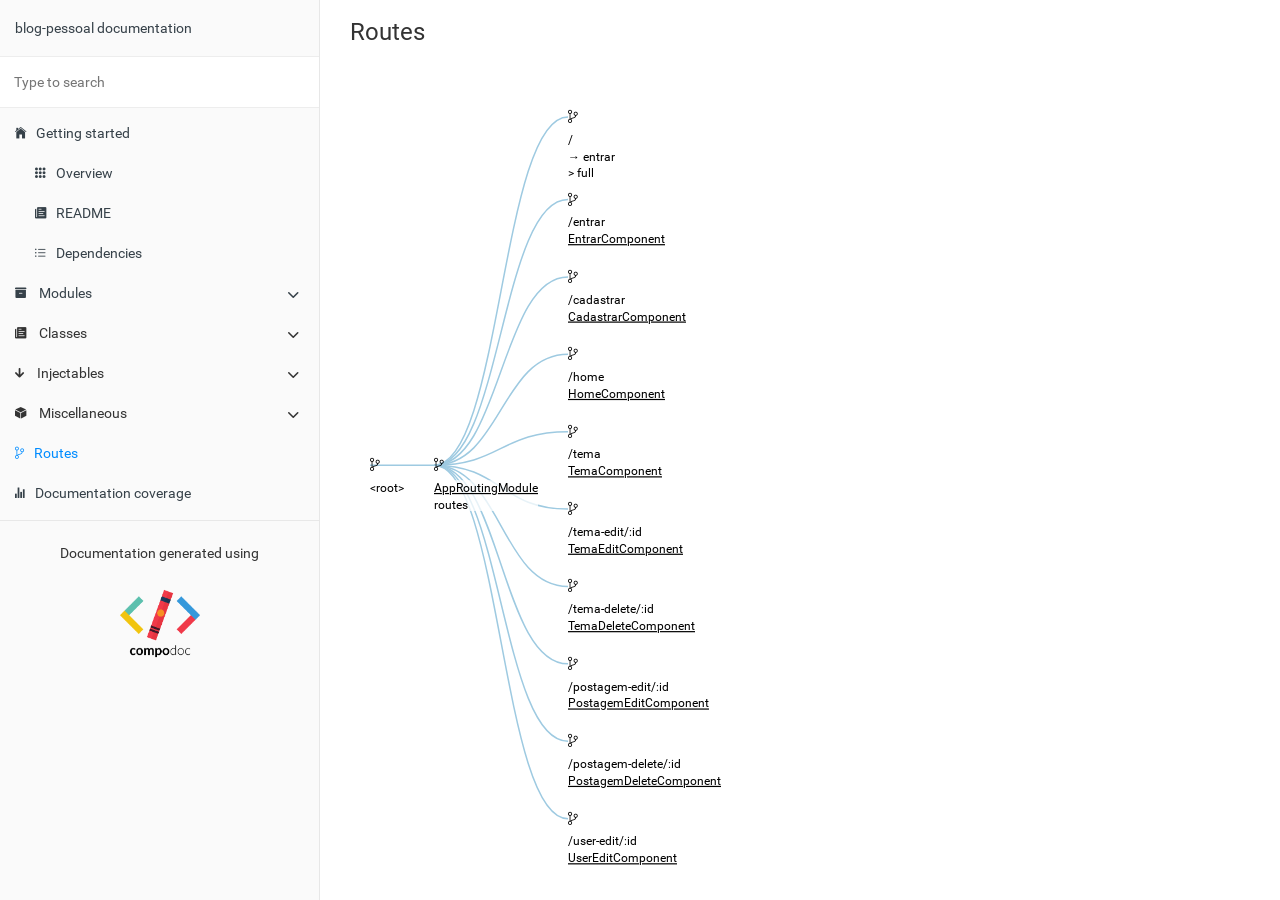
<file: projetos/blog-pessoal/frontend/documentation/routes.html>
<!doctype html>
<html class="no-js" lang="">
    <head>
        <meta charset="utf-8">
        <meta http-equiv="x-ua-compatible" content="ie=edge">
        <title>blog-pessoal documentation</title>
        <meta name="description" content="">
        <meta name="viewport" content="width=device-width, initial-scale=1">

        <link rel="icon" type="image/x-icon" href="./images/favicon.ico">
	   <link rel="stylesheet" href="./styles/style.css">
        <link rel="stylesheet" href="./styles/dark.css" media="(prefers-color-scheme: dark)">
    </head>
    <body>

        <div class="navbar navbar-default navbar-fixed-top visible-xs">
            <a href="./" class="navbar-brand">blog-pessoal documentation</a>
            <button type="button" class="btn btn-default btn-menu ion-ios-menu" id="btn-menu"></button>
        </div>

        <div class="xs-menu menu" id="mobile-menu">
                <div id="book-search-input" role="search"><input type="text" placeholder="Type to search"></div>            <compodoc-menu></compodoc-menu>
        </div>

        <div class="container-fluid main">
           <div class="row main">
               <div class="hidden-xs menu">
                   <compodoc-menu mode="normal"></compodoc-menu>
               </div>
               <!-- START CONTENT -->
               <div class="content routes">
                   <div class="content-data">













<ol class="breadcrumb">
    <li>Routes</li>
</ol>

<div id="body-routes"></div>

<script src="./js/libs/d3.v3.min.js"></script>
<script src="./js/libs/innersvg.js"></script>

<script src="./js/routes/routes_index.js"></script>
<script src="./js/routes.js"></script>





                   </div><div class="search-results">
    <div class="has-results">
        <h1 class="search-results-title"><span class='search-results-count'></span> results matching "<span class='search-query'></span>"</h1>
        <ul class="search-results-list"></ul>
    </div>
    <div class="no-results">
        <h1 class="search-results-title">No results matching "<span class='search-query'></span>"</h1>
    </div>
</div>
</div>
               <!-- END CONTENT -->
           </div>
       </div>

       <script>
            var COMPODOC_CURRENT_PAGE_DEPTH = 0;
            var COMPODOC_CURRENT_PAGE_CONTEXT = 'routes';
            var COMPODOC_CURRENT_PAGE_URL = 'routes.html';
            var MAX_SEARCH_RESULTS = 15;
       </script>

       <script src="./js/libs/custom-elements.min.js"></script>
       <script src="./js/libs/lit-html.js"></script>

       <script src="./js/menu-wc.js" defer></script>
       <script nomodule src="./js/menu-wc_es5.js" defer></script>

       <script src="./js/libs/bootstrap-native.js"></script>

       <script src="./js/libs/es6-shim.min.js"></script>
       <script src="./js/libs/EventDispatcher.js"></script>
       <script src="./js/libs/promise.min.js"></script>
       <script src="./js/libs/zepto.min.js"></script>

       <script src="./js/compodoc.js"></script>

       <script src="./js/tabs.js"></script>
       <script src="./js/menu.js"></script>
       <script src="./js/libs/clipboard.min.js"></script>
       <script src="./js/libs/prism.js"></script>
       <script src="./js/sourceCode.js"></script>
          <script src="./js/search/search.js"></script>
          <script src="./js/search/lunr.min.js"></script>
          <script src="./js/search/search-lunr.js"></script>
          <script src="./js/search/search_index.js"></script>
       <script src="./js/lazy-load-graphs.js"></script>


    </body>
</html>
</file>
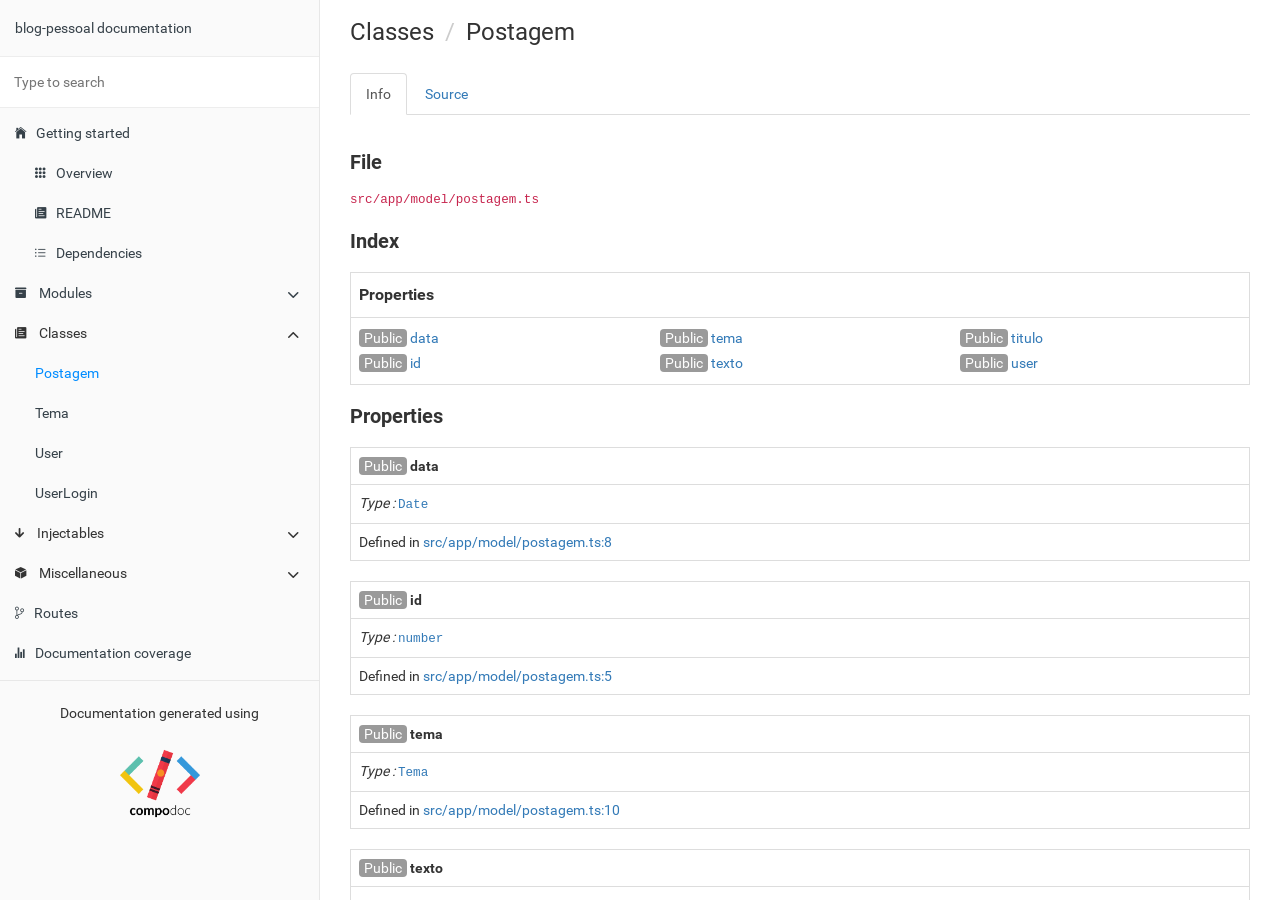
<file: projetos/blog-pessoal/frontend/documentation/classes/Postagem.html>
<!doctype html>
<html class="no-js" lang="">
    <head>
        <meta charset="utf-8">
        <meta http-equiv="x-ua-compatible" content="ie=edge">
        <title>blog-pessoal documentation</title>
        <meta name="description" content="">
        <meta name="viewport" content="width=device-width, initial-scale=1">

        <link rel="icon" type="image/x-icon" href="../images/favicon.ico">
	   <link rel="stylesheet" href="../styles/style.css">
        <link rel="stylesheet" href="../styles/dark.css" media="(prefers-color-scheme: dark)">
    </head>
    <body>

        <div class="navbar navbar-default navbar-fixed-top visible-xs">
            <a href="../" class="navbar-brand">blog-pessoal documentation</a>
            <button type="button" class="btn btn-default btn-menu ion-ios-menu" id="btn-menu"></button>
        </div>

        <div class="xs-menu menu" id="mobile-menu">
                <div id="book-search-input" role="search"><input type="text" placeholder="Type to search"></div>            <compodoc-menu></compodoc-menu>
        </div>

        <div class="container-fluid main">
           <div class="row main">
               <div class="hidden-xs menu">
                   <compodoc-menu mode="normal"></compodoc-menu>
               </div>
               <!-- START CONTENT -->
               <div class="content class">
                   <div class="content-data">











<ol class="breadcrumb">
  <li>Classes</li>
  <li >Postagem</li>
</ol>

<ul class="nav nav-tabs" role="tablist">
        <li class="active">
            <a href="#info" role="tab" id="info-tab" data-toggle="tab" data-link="info">Info</a>
        </li>
        <li >
            <a href="#source" role="tab" id="source-tab" data-toggle="tab" data-link="source">Source</a>
        </li>
</ul>

<div class="tab-content">
    <div class="tab-pane fade active in" id="c-info">
        <p class="comment">
            <h3>File</h3>
        </p>
        <p class="comment">
            <code>src/app/model/postagem.ts</code>
        </p>






            <section>
    <h3 id="index">Index</h3>
    <table class="table table-sm table-bordered index-table">
        <tbody>
                <tr>
                    <td class="col-md-4">
                        <h6><b>Properties</b></h6>
                    </td>
                </tr>
                <tr>
                    <td class="col-md-4">
                        <ul class="index-list">
                            <li>
                                    <span class="modifier">Public</span>
                                <a href="#data" >data</a>
                            </li>
                            <li>
                                    <span class="modifier">Public</span>
                                <a href="#id" >id</a>
                            </li>
                            <li>
                                    <span class="modifier">Public</span>
                                <a href="#tema" >tema</a>
                            </li>
                            <li>
                                    <span class="modifier">Public</span>
                                <a href="#texto" >texto</a>
                            </li>
                            <li>
                                    <span class="modifier">Public</span>
                                <a href="#titulo" >titulo</a>
                            </li>
                            <li>
                                    <span class="modifier">Public</span>
                                <a href="#user" >user</a>
                            </li>
                        </ul>
                    </td>
                </tr>






        </tbody>
    </table>
</section>


            <section>
    
    <h3 id="inputs">
        Properties
    </h3>
    <table class="table table-sm table-bordered">
        <tbody>
            <tr>
                <td class="col-md-4">
                    <a name="data"></a>
                    <span class="name">
                            <span class="modifier">Public</span>
                        <span ><b>data</b></span>
                        <a href="#data"><span class="icon ion-ios-link"></span></a>
                    </span>
                </td>
            </tr>
                <tr>
                    <td class="col-md-4">
                        <i>Type : </i>        <code><a href="https://developer.mozilla.org/en-US/docs/Web/JavaScript/Reference/Global_Objects/Date" target="_blank" >Date</a></code>

                    </td>
                </tr>
                    <tr>
                        <td class="col-md-4">
                                <div class="io-line">Defined in <a href="" data-line="8" class="link-to-prism">src/app/model/postagem.ts:8</a></div>
                        </td>
                    </tr>


        </tbody>
    </table>
    <table class="table table-sm table-bordered">
        <tbody>
            <tr>
                <td class="col-md-4">
                    <a name="id"></a>
                    <span class="name">
                            <span class="modifier">Public</span>
                        <span ><b>id</b></span>
                        <a href="#id"><span class="icon ion-ios-link"></span></a>
                    </span>
                </td>
            </tr>
                <tr>
                    <td class="col-md-4">
                        <i>Type : </i>        <code><a href="https://developer.mozilla.org/en-US/docs/Web/JavaScript/Reference/Global_Objects/number" target="_blank" >number</a></code>

                    </td>
                </tr>
                    <tr>
                        <td class="col-md-4">
                                <div class="io-line">Defined in <a href="" data-line="5" class="link-to-prism">src/app/model/postagem.ts:5</a></div>
                        </td>
                    </tr>


        </tbody>
    </table>
    <table class="table table-sm table-bordered">
        <tbody>
            <tr>
                <td class="col-md-4">
                    <a name="tema"></a>
                    <span class="name">
                            <span class="modifier">Public</span>
                        <span ><b>tema</b></span>
                        <a href="#tema"><span class="icon ion-ios-link"></span></a>
                    </span>
                </td>
            </tr>
                <tr>
                    <td class="col-md-4">
                        <i>Type : </i>        <code><a href="../classes/Tema.html" target="_self" >Tema</a></code>

                    </td>
                </tr>
                    <tr>
                        <td class="col-md-4">
                                <div class="io-line">Defined in <a href="" data-line="10" class="link-to-prism">src/app/model/postagem.ts:10</a></div>
                        </td>
                    </tr>


        </tbody>
    </table>
    <table class="table table-sm table-bordered">
        <tbody>
            <tr>
                <td class="col-md-4">
                    <a name="texto"></a>
                    <span class="name">
                            <span class="modifier">Public</span>
                        <span ><b>texto</b></span>
                        <a href="#texto"><span class="icon ion-ios-link"></span></a>
                    </span>
                </td>
            </tr>
                <tr>
                    <td class="col-md-4">
                        <i>Type : </i>        <code><a href="https://developer.mozilla.org/en-US/docs/Web/JavaScript/Reference/Global_Objects/string" target="_blank" >string</a></code>

                    </td>
                </tr>
                    <tr>
                        <td class="col-md-4">
                                <div class="io-line">Defined in <a href="" data-line="7" class="link-to-prism">src/app/model/postagem.ts:7</a></div>
                        </td>
                    </tr>


        </tbody>
    </table>
    <table class="table table-sm table-bordered">
        <tbody>
            <tr>
                <td class="col-md-4">
                    <a name="titulo"></a>
                    <span class="name">
                            <span class="modifier">Public</span>
                        <span ><b>titulo</b></span>
                        <a href="#titulo"><span class="icon ion-ios-link"></span></a>
                    </span>
                </td>
            </tr>
                <tr>
                    <td class="col-md-4">
                        <i>Type : </i>        <code><a href="https://developer.mozilla.org/en-US/docs/Web/JavaScript/Reference/Global_Objects/string" target="_blank" >string</a></code>

                    </td>
                </tr>
                    <tr>
                        <td class="col-md-4">
                                <div class="io-line">Defined in <a href="" data-line="6" class="link-to-prism">src/app/model/postagem.ts:6</a></div>
                        </td>
                    </tr>


        </tbody>
    </table>
    <table class="table table-sm table-bordered">
        <tbody>
            <tr>
                <td class="col-md-4">
                    <a name="user"></a>
                    <span class="name">
                            <span class="modifier">Public</span>
                        <span ><b>user</b></span>
                        <a href="#user"><span class="icon ion-ios-link"></span></a>
                    </span>
                </td>
            </tr>
                <tr>
                    <td class="col-md-4">
                        <i>Type : </i>        <code><a href="../classes/User.html" target="_self" >User</a></code>

                    </td>
                </tr>
                    <tr>
                        <td class="col-md-4">
                                <div class="io-line">Defined in <a href="" data-line="9" class="link-to-prism">src/app/model/postagem.ts:9</a></div>
                        </td>
                    </tr>


        </tbody>
    </table>
</section>







    </div>


    <div class="tab-pane fade  tab-source-code" id="c-source">
        <pre class="line-numbers compodoc-sourcecode"><code class="language-typescript">import { Tema } from &#x27;./tema&#x27;;
import { User } from &#x27;./user&#x27;;

export class Postagem {
    public id: number
    public titulo: string
    public texto: string
    public data: Date
    public user: User
    public tema: Tema
}</code></pre>
    </div>
</div>








                   </div><div class="search-results">
    <div class="has-results">
        <h1 class="search-results-title"><span class='search-results-count'></span> results matching "<span class='search-query'></span>"</h1>
        <ul class="search-results-list"></ul>
    </div>
    <div class="no-results">
        <h1 class="search-results-title">No results matching "<span class='search-query'></span>"</h1>
    </div>
</div>
</div>
               <!-- END CONTENT -->
           </div>
       </div>

       <script>
            var COMPODOC_CURRENT_PAGE_DEPTH = 1;
            var COMPODOC_CURRENT_PAGE_CONTEXT = 'class';
            var COMPODOC_CURRENT_PAGE_URL = 'Postagem.html';
            var MAX_SEARCH_RESULTS = 15;
       </script>

       <script src="../js/libs/custom-elements.min.js"></script>
       <script src="../js/libs/lit-html.js"></script>

       <script src="../js/menu-wc.js" defer></script>
       <script nomodule src="../js/menu-wc_es5.js" defer></script>

       <script src="../js/libs/bootstrap-native.js"></script>

       <script src="../js/libs/es6-shim.min.js"></script>
       <script src="../js/libs/EventDispatcher.js"></script>
       <script src="../js/libs/promise.min.js"></script>
       <script src="../js/libs/zepto.min.js"></script>

       <script src="../js/compodoc.js"></script>

       <script src="../js/tabs.js"></script>
       <script src="../js/menu.js"></script>
       <script src="../js/libs/clipboard.min.js"></script>
       <script src="../js/libs/prism.js"></script>
       <script src="../js/sourceCode.js"></script>
          <script src="../js/search/search.js"></script>
          <script src="../js/search/lunr.min.js"></script>
          <script src="../js/search/search-lunr.js"></script>
          <script src="../js/search/search_index.js"></script>
       <script src="../js/lazy-load-graphs.js"></script>


    </body>
</html>
</file>
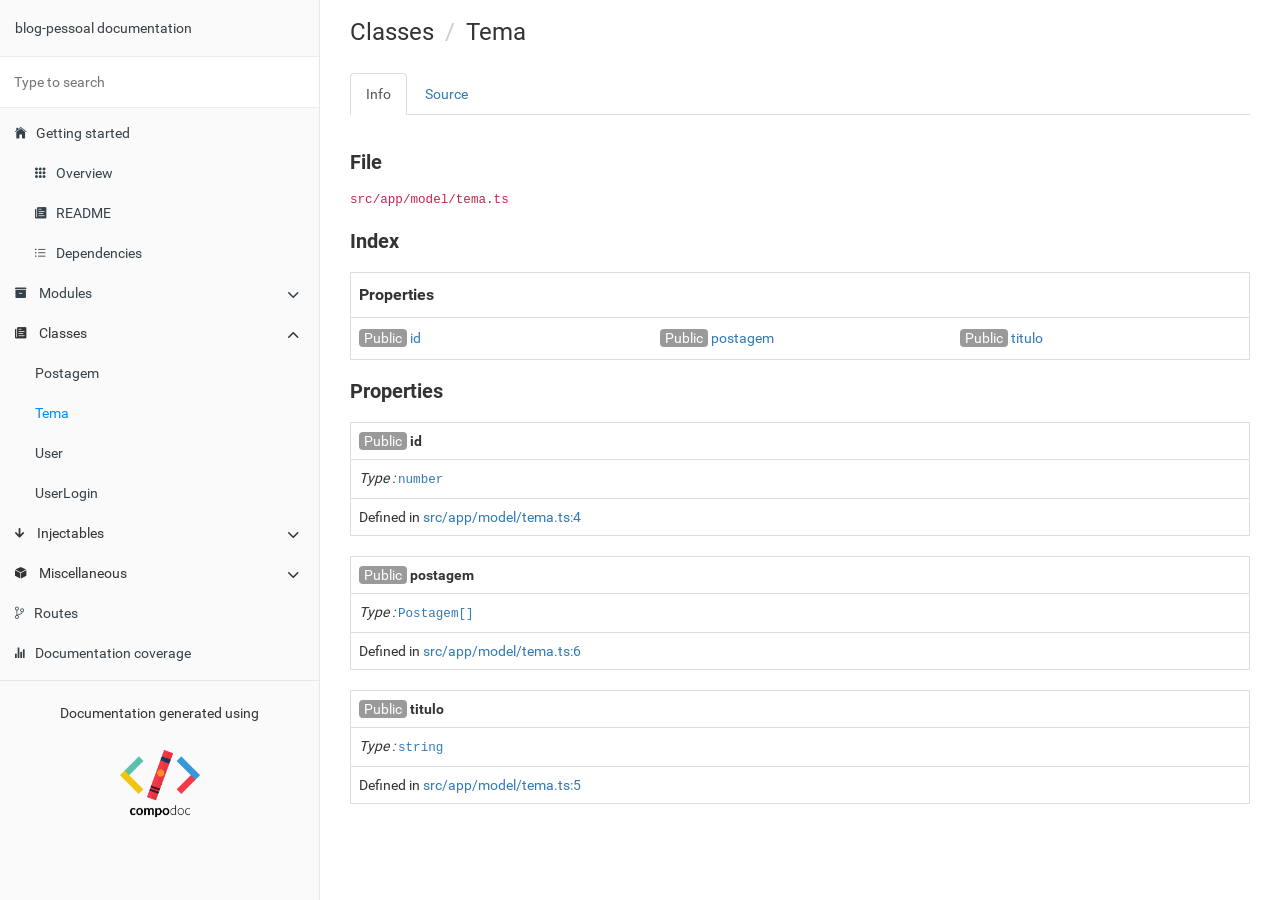
<file: projetos/blog-pessoal/frontend/documentation/classes/Tema.html>
<!doctype html>
<html class="no-js" lang="">
    <head>
        <meta charset="utf-8">
        <meta http-equiv="x-ua-compatible" content="ie=edge">
        <title>blog-pessoal documentation</title>
        <meta name="description" content="">
        <meta name="viewport" content="width=device-width, initial-scale=1">

        <link rel="icon" type="image/x-icon" href="../images/favicon.ico">
	   <link rel="stylesheet" href="../styles/style.css">
        <link rel="stylesheet" href="../styles/dark.css" media="(prefers-color-scheme: dark)">
    </head>
    <body>

        <div class="navbar navbar-default navbar-fixed-top visible-xs">
            <a href="../" class="navbar-brand">blog-pessoal documentation</a>
            <button type="button" class="btn btn-default btn-menu ion-ios-menu" id="btn-menu"></button>
        </div>

        <div class="xs-menu menu" id="mobile-menu">
                <div id="book-search-input" role="search"><input type="text" placeholder="Type to search"></div>            <compodoc-menu></compodoc-menu>
        </div>

        <div class="container-fluid main">
           <div class="row main">
               <div class="hidden-xs menu">
                   <compodoc-menu mode="normal"></compodoc-menu>
               </div>
               <!-- START CONTENT -->
               <div class="content class">
                   <div class="content-data">











<ol class="breadcrumb">
  <li>Classes</li>
  <li >Tema</li>
</ol>

<ul class="nav nav-tabs" role="tablist">
        <li class="active">
            <a href="#info" role="tab" id="info-tab" data-toggle="tab" data-link="info">Info</a>
        </li>
        <li >
            <a href="#source" role="tab" id="source-tab" data-toggle="tab" data-link="source">Source</a>
        </li>
</ul>

<div class="tab-content">
    <div class="tab-pane fade active in" id="c-info">
        <p class="comment">
            <h3>File</h3>
        </p>
        <p class="comment">
            <code>src/app/model/tema.ts</code>
        </p>






            <section>
    <h3 id="index">Index</h3>
    <table class="table table-sm table-bordered index-table">
        <tbody>
                <tr>
                    <td class="col-md-4">
                        <h6><b>Properties</b></h6>
                    </td>
                </tr>
                <tr>
                    <td class="col-md-4">
                        <ul class="index-list">
                            <li>
                                    <span class="modifier">Public</span>
                                <a href="#id" >id</a>
                            </li>
                            <li>
                                    <span class="modifier">Public</span>
                                <a href="#postagem" >postagem</a>
                            </li>
                            <li>
                                    <span class="modifier">Public</span>
                                <a href="#titulo" >titulo</a>
                            </li>
                        </ul>
                    </td>
                </tr>






        </tbody>
    </table>
</section>


            <section>
    
    <h3 id="inputs">
        Properties
    </h3>
    <table class="table table-sm table-bordered">
        <tbody>
            <tr>
                <td class="col-md-4">
                    <a name="id"></a>
                    <span class="name">
                            <span class="modifier">Public</span>
                        <span ><b>id</b></span>
                        <a href="#id"><span class="icon ion-ios-link"></span></a>
                    </span>
                </td>
            </tr>
                <tr>
                    <td class="col-md-4">
                        <i>Type : </i>        <code><a href="https://developer.mozilla.org/en-US/docs/Web/JavaScript/Reference/Global_Objects/number" target="_blank" >number</a></code>

                    </td>
                </tr>
                    <tr>
                        <td class="col-md-4">
                                <div class="io-line">Defined in <a href="" data-line="4" class="link-to-prism">src/app/model/tema.ts:4</a></div>
                        </td>
                    </tr>


        </tbody>
    </table>
    <table class="table table-sm table-bordered">
        <tbody>
            <tr>
                <td class="col-md-4">
                    <a name="postagem"></a>
                    <span class="name">
                            <span class="modifier">Public</span>
                        <span ><b>postagem</b></span>
                        <a href="#postagem"><span class="icon ion-ios-link"></span></a>
                    </span>
                </td>
            </tr>
                <tr>
                    <td class="col-md-4">
                        <i>Type : </i>        <code><a href="../classes/Postagem.html" target="_self" >Postagem[]</a></code>

                    </td>
                </tr>
                    <tr>
                        <td class="col-md-4">
                                <div class="io-line">Defined in <a href="" data-line="6" class="link-to-prism">src/app/model/tema.ts:6</a></div>
                        </td>
                    </tr>


        </tbody>
    </table>
    <table class="table table-sm table-bordered">
        <tbody>
            <tr>
                <td class="col-md-4">
                    <a name="titulo"></a>
                    <span class="name">
                            <span class="modifier">Public</span>
                        <span ><b>titulo</b></span>
                        <a href="#titulo"><span class="icon ion-ios-link"></span></a>
                    </span>
                </td>
            </tr>
                <tr>
                    <td class="col-md-4">
                        <i>Type : </i>        <code><a href="https://developer.mozilla.org/en-US/docs/Web/JavaScript/Reference/Global_Objects/string" target="_blank" >string</a></code>

                    </td>
                </tr>
                    <tr>
                        <td class="col-md-4">
                                <div class="io-line">Defined in <a href="" data-line="5" class="link-to-prism">src/app/model/tema.ts:5</a></div>
                        </td>
                    </tr>


        </tbody>
    </table>
</section>







    </div>


    <div class="tab-pane fade  tab-source-code" id="c-source">
        <pre class="line-numbers compodoc-sourcecode"><code class="language-typescript">import { Postagem } from &#x27;./postagem&#x27;;

export class Tema {
    public id: number
    public titulo: string
    public postagem: Postagem[]
}</code></pre>
    </div>
</div>








                   </div><div class="search-results">
    <div class="has-results">
        <h1 class="search-results-title"><span class='search-results-count'></span> results matching "<span class='search-query'></span>"</h1>
        <ul class="search-results-list"></ul>
    </div>
    <div class="no-results">
        <h1 class="search-results-title">No results matching "<span class='search-query'></span>"</h1>
    </div>
</div>
</div>
               <!-- END CONTENT -->
           </div>
       </div>

       <script>
            var COMPODOC_CURRENT_PAGE_DEPTH = 1;
            var COMPODOC_CURRENT_PAGE_CONTEXT = 'class';
            var COMPODOC_CURRENT_PAGE_URL = 'Tema.html';
            var MAX_SEARCH_RESULTS = 15;
       </script>

       <script src="../js/libs/custom-elements.min.js"></script>
       <script src="../js/libs/lit-html.js"></script>

       <script src="../js/menu-wc.js" defer></script>
       <script nomodule src="../js/menu-wc_es5.js" defer></script>

       <script src="../js/libs/bootstrap-native.js"></script>

       <script src="../js/libs/es6-shim.min.js"></script>
       <script src="../js/libs/EventDispatcher.js"></script>
       <script src="../js/libs/promise.min.js"></script>
       <script src="../js/libs/zepto.min.js"></script>

       <script src="../js/compodoc.js"></script>

       <script src="../js/tabs.js"></script>
       <script src="../js/menu.js"></script>
       <script src="../js/libs/clipboard.min.js"></script>
       <script src="../js/libs/prism.js"></script>
       <script src="../js/sourceCode.js"></script>
          <script src="../js/search/search.js"></script>
          <script src="../js/search/lunr.min.js"></script>
          <script src="../js/search/search-lunr.js"></script>
          <script src="../js/search/search_index.js"></script>
       <script src="../js/lazy-load-graphs.js"></script>


    </body>
</html>
</file>
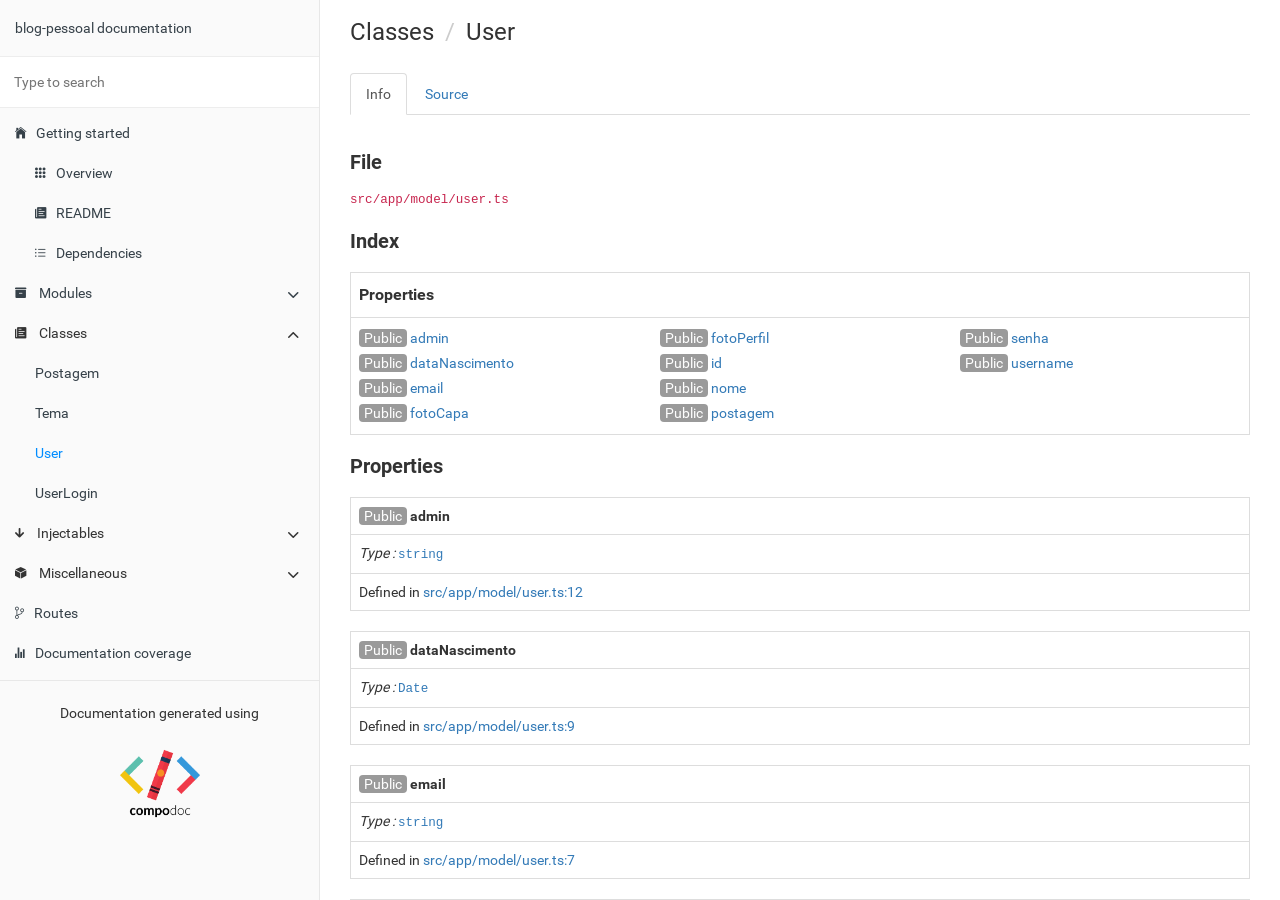
<file: projetos/blog-pessoal/frontend/documentation/classes/User.html>
<!doctype html>
<html class="no-js" lang="">
    <head>
        <meta charset="utf-8">
        <meta http-equiv="x-ua-compatible" content="ie=edge">
        <title>blog-pessoal documentation</title>
        <meta name="description" content="">
        <meta name="viewport" content="width=device-width, initial-scale=1">

        <link rel="icon" type="image/x-icon" href="../images/favicon.ico">
	   <link rel="stylesheet" href="../styles/style.css">
        <link rel="stylesheet" href="../styles/dark.css" media="(prefers-color-scheme: dark)">
    </head>
    <body>

        <div class="navbar navbar-default navbar-fixed-top visible-xs">
            <a href="../" class="navbar-brand">blog-pessoal documentation</a>
            <button type="button" class="btn btn-default btn-menu ion-ios-menu" id="btn-menu"></button>
        </div>

        <div class="xs-menu menu" id="mobile-menu">
                <div id="book-search-input" role="search"><input type="text" placeholder="Type to search"></div>            <compodoc-menu></compodoc-menu>
        </div>

        <div class="container-fluid main">
           <div class="row main">
               <div class="hidden-xs menu">
                   <compodoc-menu mode="normal"></compodoc-menu>
               </div>
               <!-- START CONTENT -->
               <div class="content class">
                   <div class="content-data">











<ol class="breadcrumb">
  <li>Classes</li>
  <li >User</li>
</ol>

<ul class="nav nav-tabs" role="tablist">
        <li class="active">
            <a href="#info" role="tab" id="info-tab" data-toggle="tab" data-link="info">Info</a>
        </li>
        <li >
            <a href="#source" role="tab" id="source-tab" data-toggle="tab" data-link="source">Source</a>
        </li>
</ul>

<div class="tab-content">
    <div class="tab-pane fade active in" id="c-info">
        <p class="comment">
            <h3>File</h3>
        </p>
        <p class="comment">
            <code>src/app/model/user.ts</code>
        </p>






            <section>
    <h3 id="index">Index</h3>
    <table class="table table-sm table-bordered index-table">
        <tbody>
                <tr>
                    <td class="col-md-4">
                        <h6><b>Properties</b></h6>
                    </td>
                </tr>
                <tr>
                    <td class="col-md-4">
                        <ul class="index-list">
                            <li>
                                    <span class="modifier">Public</span>
                                <a href="#admin" >admin</a>
                            </li>
                            <li>
                                    <span class="modifier">Public</span>
                                <a href="#dataNascimento" >dataNascimento</a>
                            </li>
                            <li>
                                    <span class="modifier">Public</span>
                                <a href="#email" >email</a>
                            </li>
                            <li>
                                    <span class="modifier">Public</span>
                                <a href="#fotoCapa" >fotoCapa</a>
                            </li>
                            <li>
                                    <span class="modifier">Public</span>
                                <a href="#fotoPerfil" >fotoPerfil</a>
                            </li>
                            <li>
                                    <span class="modifier">Public</span>
                                <a href="#id" >id</a>
                            </li>
                            <li>
                                    <span class="modifier">Public</span>
                                <a href="#nome" >nome</a>
                            </li>
                            <li>
                                    <span class="modifier">Public</span>
                                <a href="#postagem" >postagem</a>
                            </li>
                            <li>
                                    <span class="modifier">Public</span>
                                <a href="#senha" >senha</a>
                            </li>
                            <li>
                                    <span class="modifier">Public</span>
                                <a href="#username" >username</a>
                            </li>
                        </ul>
                    </td>
                </tr>






        </tbody>
    </table>
</section>


            <section>
    
    <h3 id="inputs">
        Properties
    </h3>
    <table class="table table-sm table-bordered">
        <tbody>
            <tr>
                <td class="col-md-4">
                    <a name="admin"></a>
                    <span class="name">
                            <span class="modifier">Public</span>
                        <span ><b>admin</b></span>
                        <a href="#admin"><span class="icon ion-ios-link"></span></a>
                    </span>
                </td>
            </tr>
                <tr>
                    <td class="col-md-4">
                        <i>Type : </i>        <code><a href="https://developer.mozilla.org/en-US/docs/Web/JavaScript/Reference/Global_Objects/string" target="_blank" >string</a></code>

                    </td>
                </tr>
                    <tr>
                        <td class="col-md-4">
                                <div class="io-line">Defined in <a href="" data-line="12" class="link-to-prism">src/app/model/user.ts:12</a></div>
                        </td>
                    </tr>


        </tbody>
    </table>
    <table class="table table-sm table-bordered">
        <tbody>
            <tr>
                <td class="col-md-4">
                    <a name="dataNascimento"></a>
                    <span class="name">
                            <span class="modifier">Public</span>
                        <span ><b>dataNascimento</b></span>
                        <a href="#dataNascimento"><span class="icon ion-ios-link"></span></a>
                    </span>
                </td>
            </tr>
                <tr>
                    <td class="col-md-4">
                        <i>Type : </i>        <code><a href="https://developer.mozilla.org/en-US/docs/Web/JavaScript/Reference/Global_Objects/Date" target="_blank" >Date</a></code>

                    </td>
                </tr>
                    <tr>
                        <td class="col-md-4">
                                <div class="io-line">Defined in <a href="" data-line="9" class="link-to-prism">src/app/model/user.ts:9</a></div>
                        </td>
                    </tr>


        </tbody>
    </table>
    <table class="table table-sm table-bordered">
        <tbody>
            <tr>
                <td class="col-md-4">
                    <a name="email"></a>
                    <span class="name">
                            <span class="modifier">Public</span>
                        <span ><b>email</b></span>
                        <a href="#email"><span class="icon ion-ios-link"></span></a>
                    </span>
                </td>
            </tr>
                <tr>
                    <td class="col-md-4">
                        <i>Type : </i>        <code><a href="https://developer.mozilla.org/en-US/docs/Web/JavaScript/Reference/Global_Objects/string" target="_blank" >string</a></code>

                    </td>
                </tr>
                    <tr>
                        <td class="col-md-4">
                                <div class="io-line">Defined in <a href="" data-line="7" class="link-to-prism">src/app/model/user.ts:7</a></div>
                        </td>
                    </tr>


        </tbody>
    </table>
    <table class="table table-sm table-bordered">
        <tbody>
            <tr>
                <td class="col-md-4">
                    <a name="fotoCapa"></a>
                    <span class="name">
                            <span class="modifier">Public</span>
                        <span ><b>fotoCapa</b></span>
                        <a href="#fotoCapa"><span class="icon ion-ios-link"></span></a>
                    </span>
                </td>
            </tr>
                <tr>
                    <td class="col-md-4">
                        <i>Type : </i>        <code><a href="https://developer.mozilla.org/en-US/docs/Web/JavaScript/Reference/Global_Objects/string" target="_blank" >string</a></code>

                    </td>
                </tr>
                    <tr>
                        <td class="col-md-4">
                                <div class="io-line">Defined in <a href="" data-line="11" class="link-to-prism">src/app/model/user.ts:11</a></div>
                        </td>
                    </tr>


        </tbody>
    </table>
    <table class="table table-sm table-bordered">
        <tbody>
            <tr>
                <td class="col-md-4">
                    <a name="fotoPerfil"></a>
                    <span class="name">
                            <span class="modifier">Public</span>
                        <span ><b>fotoPerfil</b></span>
                        <a href="#fotoPerfil"><span class="icon ion-ios-link"></span></a>
                    </span>
                </td>
            </tr>
                <tr>
                    <td class="col-md-4">
                        <i>Type : </i>        <code><a href="https://developer.mozilla.org/en-US/docs/Web/JavaScript/Reference/Global_Objects/string" target="_blank" >string</a></code>

                    </td>
                </tr>
                    <tr>
                        <td class="col-md-4">
                                <div class="io-line">Defined in <a href="" data-line="10" class="link-to-prism">src/app/model/user.ts:10</a></div>
                        </td>
                    </tr>


        </tbody>
    </table>
    <table class="table table-sm table-bordered">
        <tbody>
            <tr>
                <td class="col-md-4">
                    <a name="id"></a>
                    <span class="name">
                            <span class="modifier">Public</span>
                        <span ><b>id</b></span>
                        <a href="#id"><span class="icon ion-ios-link"></span></a>
                    </span>
                </td>
            </tr>
                <tr>
                    <td class="col-md-4">
                        <i>Type : </i>        <code><a href="https://developer.mozilla.org/en-US/docs/Web/JavaScript/Reference/Global_Objects/number" target="_blank" >number</a></code>

                    </td>
                </tr>
                    <tr>
                        <td class="col-md-4">
                                <div class="io-line">Defined in <a href="" data-line="4" class="link-to-prism">src/app/model/user.ts:4</a></div>
                        </td>
                    </tr>


        </tbody>
    </table>
    <table class="table table-sm table-bordered">
        <tbody>
            <tr>
                <td class="col-md-4">
                    <a name="nome"></a>
                    <span class="name">
                            <span class="modifier">Public</span>
                        <span ><b>nome</b></span>
                        <a href="#nome"><span class="icon ion-ios-link"></span></a>
                    </span>
                </td>
            </tr>
                <tr>
                    <td class="col-md-4">
                        <i>Type : </i>        <code><a href="https://developer.mozilla.org/en-US/docs/Web/JavaScript/Reference/Global_Objects/string" target="_blank" >string</a></code>

                    </td>
                </tr>
                    <tr>
                        <td class="col-md-4">
                                <div class="io-line">Defined in <a href="" data-line="5" class="link-to-prism">src/app/model/user.ts:5</a></div>
                        </td>
                    </tr>


        </tbody>
    </table>
    <table class="table table-sm table-bordered">
        <tbody>
            <tr>
                <td class="col-md-4">
                    <a name="postagem"></a>
                    <span class="name">
                            <span class="modifier">Public</span>
                        <span ><b>postagem</b></span>
                        <a href="#postagem"><span class="icon ion-ios-link"></span></a>
                    </span>
                </td>
            </tr>
                <tr>
                    <td class="col-md-4">
                        <i>Type : </i>        <code><a href="../classes/Postagem.html" target="_self" >Postagem[]</a></code>

                    </td>
                </tr>
                    <tr>
                        <td class="col-md-4">
                                <div class="io-line">Defined in <a href="" data-line="13" class="link-to-prism">src/app/model/user.ts:13</a></div>
                        </td>
                    </tr>


        </tbody>
    </table>
    <table class="table table-sm table-bordered">
        <tbody>
            <tr>
                <td class="col-md-4">
                    <a name="senha"></a>
                    <span class="name">
                            <span class="modifier">Public</span>
                        <span ><b>senha</b></span>
                        <a href="#senha"><span class="icon ion-ios-link"></span></a>
                    </span>
                </td>
            </tr>
                <tr>
                    <td class="col-md-4">
                        <i>Type : </i>        <code><a href="https://developer.mozilla.org/en-US/docs/Web/JavaScript/Reference/Global_Objects/string" target="_blank" >string</a></code>

                    </td>
                </tr>
                    <tr>
                        <td class="col-md-4">
                                <div class="io-line">Defined in <a href="" data-line="8" class="link-to-prism">src/app/model/user.ts:8</a></div>
                        </td>
                    </tr>


        </tbody>
    </table>
    <table class="table table-sm table-bordered">
        <tbody>
            <tr>
                <td class="col-md-4">
                    <a name="username"></a>
                    <span class="name">
                            <span class="modifier">Public</span>
                        <span ><b>username</b></span>
                        <a href="#username"><span class="icon ion-ios-link"></span></a>
                    </span>
                </td>
            </tr>
                <tr>
                    <td class="col-md-4">
                        <i>Type : </i>        <code><a href="https://developer.mozilla.org/en-US/docs/Web/JavaScript/Reference/Global_Objects/string" target="_blank" >string</a></code>

                    </td>
                </tr>
                    <tr>
                        <td class="col-md-4">
                                <div class="io-line">Defined in <a href="" data-line="6" class="link-to-prism">src/app/model/user.ts:6</a></div>
                        </td>
                    </tr>


        </tbody>
    </table>
</section>







    </div>


    <div class="tab-pane fade  tab-source-code" id="c-source">
        <pre class="line-numbers compodoc-sourcecode"><code class="language-typescript">import { Postagem } from &#x27;./postagem&#x27;;

export class User {
    public id: number
    public nome: string
    public username: string
    public email: string
    public senha: string
    public dataNascimento: Date
    public fotoPerfil: string
    public fotoCapa: string
    public admin: string
    public postagem: Postagem[]
}</code></pre>
    </div>
</div>








                   </div><div class="search-results">
    <div class="has-results">
        <h1 class="search-results-title"><span class='search-results-count'></span> results matching "<span class='search-query'></span>"</h1>
        <ul class="search-results-list"></ul>
    </div>
    <div class="no-results">
        <h1 class="search-results-title">No results matching "<span class='search-query'></span>"</h1>
    </div>
</div>
</div>
               <!-- END CONTENT -->
           </div>
       </div>

       <script>
            var COMPODOC_CURRENT_PAGE_DEPTH = 1;
            var COMPODOC_CURRENT_PAGE_CONTEXT = 'class';
            var COMPODOC_CURRENT_PAGE_URL = 'User.html';
            var MAX_SEARCH_RESULTS = 15;
       </script>

       <script src="../js/libs/custom-elements.min.js"></script>
       <script src="../js/libs/lit-html.js"></script>

       <script src="../js/menu-wc.js" defer></script>
       <script nomodule src="../js/menu-wc_es5.js" defer></script>

       <script src="../js/libs/bootstrap-native.js"></script>

       <script src="../js/libs/es6-shim.min.js"></script>
       <script src="../js/libs/EventDispatcher.js"></script>
       <script src="../js/libs/promise.min.js"></script>
       <script src="../js/libs/zepto.min.js"></script>

       <script src="../js/compodoc.js"></script>

       <script src="../js/tabs.js"></script>
       <script src="../js/menu.js"></script>
       <script src="../js/libs/clipboard.min.js"></script>
       <script src="../js/libs/prism.js"></script>
       <script src="../js/sourceCode.js"></script>
          <script src="../js/search/search.js"></script>
          <script src="../js/search/lunr.min.js"></script>
          <script src="../js/search/search-lunr.js"></script>
          <script src="../js/search/search_index.js"></script>
       <script src="../js/lazy-load-graphs.js"></script>


    </body>
</html>
</file>
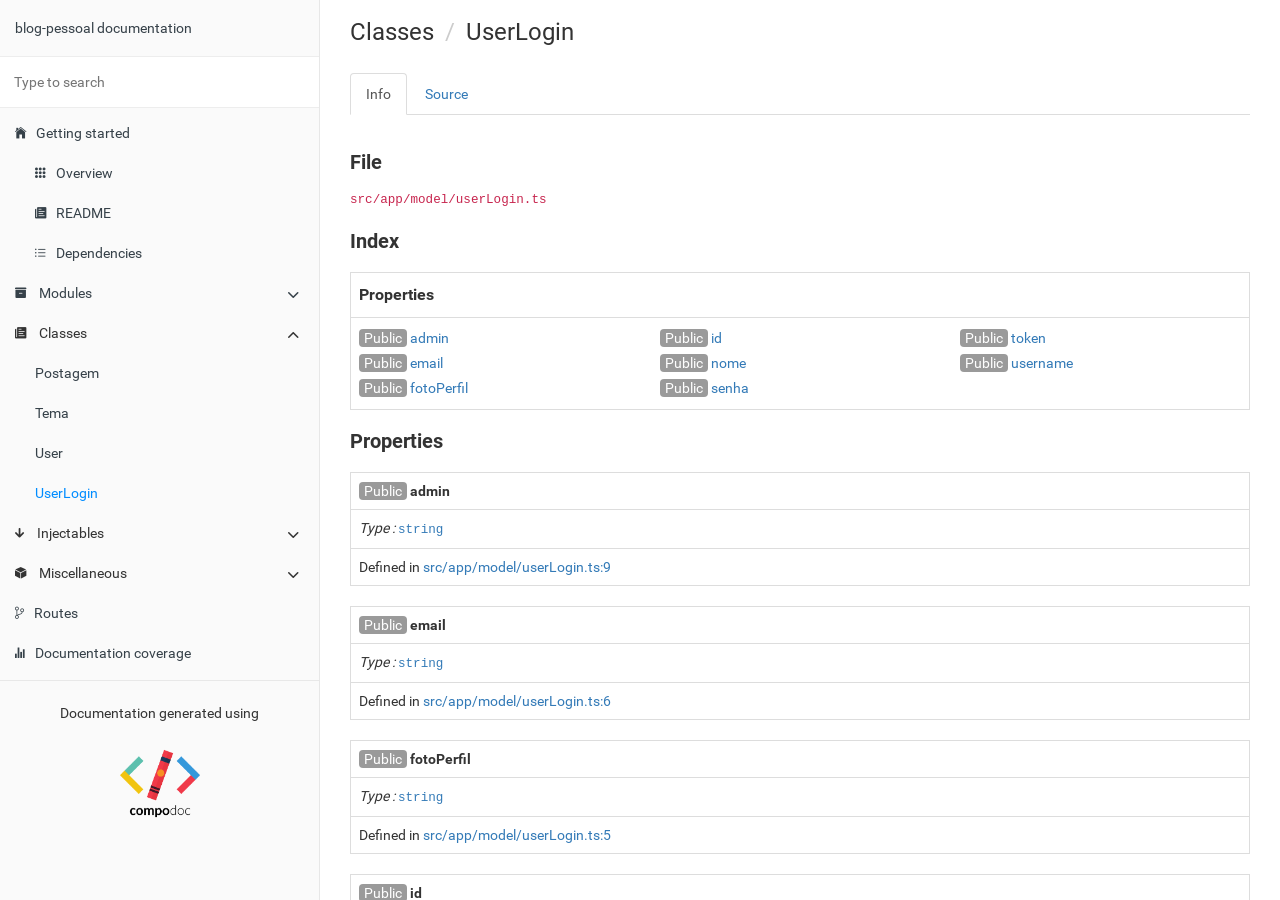
<file: projetos/blog-pessoal/frontend/documentation/classes/UserLogin.html>
<!doctype html>
<html class="no-js" lang="">
    <head>
        <meta charset="utf-8">
        <meta http-equiv="x-ua-compatible" content="ie=edge">
        <title>blog-pessoal documentation</title>
        <meta name="description" content="">
        <meta name="viewport" content="width=device-width, initial-scale=1">

        <link rel="icon" type="image/x-icon" href="../images/favicon.ico">
	   <link rel="stylesheet" href="../styles/style.css">
        <link rel="stylesheet" href="../styles/dark.css" media="(prefers-color-scheme: dark)">
    </head>
    <body>

        <div class="navbar navbar-default navbar-fixed-top visible-xs">
            <a href="../" class="navbar-brand">blog-pessoal documentation</a>
            <button type="button" class="btn btn-default btn-menu ion-ios-menu" id="btn-menu"></button>
        </div>

        <div class="xs-menu menu" id="mobile-menu">
                <div id="book-search-input" role="search"><input type="text" placeholder="Type to search"></div>            <compodoc-menu></compodoc-menu>
        </div>

        <div class="container-fluid main">
           <div class="row main">
               <div class="hidden-xs menu">
                   <compodoc-menu mode="normal"></compodoc-menu>
               </div>
               <!-- START CONTENT -->
               <div class="content class">
                   <div class="content-data">











<ol class="breadcrumb">
  <li>Classes</li>
  <li >UserLogin</li>
</ol>

<ul class="nav nav-tabs" role="tablist">
        <li class="active">
            <a href="#info" role="tab" id="info-tab" data-toggle="tab" data-link="info">Info</a>
        </li>
        <li >
            <a href="#source" role="tab" id="source-tab" data-toggle="tab" data-link="source">Source</a>
        </li>
</ul>

<div class="tab-content">
    <div class="tab-pane fade active in" id="c-info">
        <p class="comment">
            <h3>File</h3>
        </p>
        <p class="comment">
            <code>src/app/model/userLogin.ts</code>
        </p>






            <section>
    <h3 id="index">Index</h3>
    <table class="table table-sm table-bordered index-table">
        <tbody>
                <tr>
                    <td class="col-md-4">
                        <h6><b>Properties</b></h6>
                    </td>
                </tr>
                <tr>
                    <td class="col-md-4">
                        <ul class="index-list">
                            <li>
                                    <span class="modifier">Public</span>
                                <a href="#admin" >admin</a>
                            </li>
                            <li>
                                    <span class="modifier">Public</span>
                                <a href="#email" >email</a>
                            </li>
                            <li>
                                    <span class="modifier">Public</span>
                                <a href="#fotoPerfil" >fotoPerfil</a>
                            </li>
                            <li>
                                    <span class="modifier">Public</span>
                                <a href="#id" >id</a>
                            </li>
                            <li>
                                    <span class="modifier">Public</span>
                                <a href="#nome" >nome</a>
                            </li>
                            <li>
                                    <span class="modifier">Public</span>
                                <a href="#senha" >senha</a>
                            </li>
                            <li>
                                    <span class="modifier">Public</span>
                                <a href="#token" >token</a>
                            </li>
                            <li>
                                    <span class="modifier">Public</span>
                                <a href="#username" >username</a>
                            </li>
                        </ul>
                    </td>
                </tr>






        </tbody>
    </table>
</section>


            <section>
    
    <h3 id="inputs">
        Properties
    </h3>
    <table class="table table-sm table-bordered">
        <tbody>
            <tr>
                <td class="col-md-4">
                    <a name="admin"></a>
                    <span class="name">
                            <span class="modifier">Public</span>
                        <span ><b>admin</b></span>
                        <a href="#admin"><span class="icon ion-ios-link"></span></a>
                    </span>
                </td>
            </tr>
                <tr>
                    <td class="col-md-4">
                        <i>Type : </i>        <code><a href="https://developer.mozilla.org/en-US/docs/Web/JavaScript/Reference/Global_Objects/string" target="_blank" >string</a></code>

                    </td>
                </tr>
                    <tr>
                        <td class="col-md-4">
                                <div class="io-line">Defined in <a href="" data-line="9" class="link-to-prism">src/app/model/userLogin.ts:9</a></div>
                        </td>
                    </tr>


        </tbody>
    </table>
    <table class="table table-sm table-bordered">
        <tbody>
            <tr>
                <td class="col-md-4">
                    <a name="email"></a>
                    <span class="name">
                            <span class="modifier">Public</span>
                        <span ><b>email</b></span>
                        <a href="#email"><span class="icon ion-ios-link"></span></a>
                    </span>
                </td>
            </tr>
                <tr>
                    <td class="col-md-4">
                        <i>Type : </i>        <code><a href="https://developer.mozilla.org/en-US/docs/Web/JavaScript/Reference/Global_Objects/string" target="_blank" >string</a></code>

                    </td>
                </tr>
                    <tr>
                        <td class="col-md-4">
                                <div class="io-line">Defined in <a href="" data-line="6" class="link-to-prism">src/app/model/userLogin.ts:6</a></div>
                        </td>
                    </tr>


        </tbody>
    </table>
    <table class="table table-sm table-bordered">
        <tbody>
            <tr>
                <td class="col-md-4">
                    <a name="fotoPerfil"></a>
                    <span class="name">
                            <span class="modifier">Public</span>
                        <span ><b>fotoPerfil</b></span>
                        <a href="#fotoPerfil"><span class="icon ion-ios-link"></span></a>
                    </span>
                </td>
            </tr>
                <tr>
                    <td class="col-md-4">
                        <i>Type : </i>        <code><a href="https://developer.mozilla.org/en-US/docs/Web/JavaScript/Reference/Global_Objects/string" target="_blank" >string</a></code>

                    </td>
                </tr>
                    <tr>
                        <td class="col-md-4">
                                <div class="io-line">Defined in <a href="" data-line="5" class="link-to-prism">src/app/model/userLogin.ts:5</a></div>
                        </td>
                    </tr>


        </tbody>
    </table>
    <table class="table table-sm table-bordered">
        <tbody>
            <tr>
                <td class="col-md-4">
                    <a name="id"></a>
                    <span class="name">
                            <span class="modifier">Public</span>
                        <span ><b>id</b></span>
                        <a href="#id"><span class="icon ion-ios-link"></span></a>
                    </span>
                </td>
            </tr>
                <tr>
                    <td class="col-md-4">
                        <i>Type : </i>        <code><a href="https://developer.mozilla.org/en-US/docs/Web/JavaScript/Reference/Global_Objects/number" target="_blank" >number</a></code>

                    </td>
                </tr>
                    <tr>
                        <td class="col-md-4">
                                <div class="io-line">Defined in <a href="" data-line="2" class="link-to-prism">src/app/model/userLogin.ts:2</a></div>
                        </td>
                    </tr>


        </tbody>
    </table>
    <table class="table table-sm table-bordered">
        <tbody>
            <tr>
                <td class="col-md-4">
                    <a name="nome"></a>
                    <span class="name">
                            <span class="modifier">Public</span>
                        <span ><b>nome</b></span>
                        <a href="#nome"><span class="icon ion-ios-link"></span></a>
                    </span>
                </td>
            </tr>
                <tr>
                    <td class="col-md-4">
                        <i>Type : </i>        <code><a href="https://developer.mozilla.org/en-US/docs/Web/JavaScript/Reference/Global_Objects/string" target="_blank" >string</a></code>

                    </td>
                </tr>
                    <tr>
                        <td class="col-md-4">
                                <div class="io-line">Defined in <a href="" data-line="3" class="link-to-prism">src/app/model/userLogin.ts:3</a></div>
                        </td>
                    </tr>


        </tbody>
    </table>
    <table class="table table-sm table-bordered">
        <tbody>
            <tr>
                <td class="col-md-4">
                    <a name="senha"></a>
                    <span class="name">
                            <span class="modifier">Public</span>
                        <span ><b>senha</b></span>
                        <a href="#senha"><span class="icon ion-ios-link"></span></a>
                    </span>
                </td>
            </tr>
                <tr>
                    <td class="col-md-4">
                        <i>Type : </i>        <code><a href="https://developer.mozilla.org/en-US/docs/Web/JavaScript/Reference/Global_Objects/string" target="_blank" >string</a></code>

                    </td>
                </tr>
                    <tr>
                        <td class="col-md-4">
                                <div class="io-line">Defined in <a href="" data-line="7" class="link-to-prism">src/app/model/userLogin.ts:7</a></div>
                        </td>
                    </tr>


        </tbody>
    </table>
    <table class="table table-sm table-bordered">
        <tbody>
            <tr>
                <td class="col-md-4">
                    <a name="token"></a>
                    <span class="name">
                            <span class="modifier">Public</span>
                        <span ><b>token</b></span>
                        <a href="#token"><span class="icon ion-ios-link"></span></a>
                    </span>
                </td>
            </tr>
                <tr>
                    <td class="col-md-4">
                        <i>Type : </i>        <code><a href="https://developer.mozilla.org/en-US/docs/Web/JavaScript/Reference/Global_Objects/string" target="_blank" >string</a></code>

                    </td>
                </tr>
                    <tr>
                        <td class="col-md-4">
                                <div class="io-line">Defined in <a href="" data-line="8" class="link-to-prism">src/app/model/userLogin.ts:8</a></div>
                        </td>
                    </tr>


        </tbody>
    </table>
    <table class="table table-sm table-bordered">
        <tbody>
            <tr>
                <td class="col-md-4">
                    <a name="username"></a>
                    <span class="name">
                            <span class="modifier">Public</span>
                        <span ><b>username</b></span>
                        <a href="#username"><span class="icon ion-ios-link"></span></a>
                    </span>
                </td>
            </tr>
                <tr>
                    <td class="col-md-4">
                        <i>Type : </i>        <code><a href="https://developer.mozilla.org/en-US/docs/Web/JavaScript/Reference/Global_Objects/string" target="_blank" >string</a></code>

                    </td>
                </tr>
                    <tr>
                        <td class="col-md-4">
                                <div class="io-line">Defined in <a href="" data-line="4" class="link-to-prism">src/app/model/userLogin.ts:4</a></div>
                        </td>
                    </tr>


        </tbody>
    </table>
</section>







    </div>


    <div class="tab-pane fade  tab-source-code" id="c-source">
        <pre class="line-numbers compodoc-sourcecode"><code class="language-typescript">export class UserLogin {
    public id: number
    public nome: string
    public username: string
    public fotoPerfil: string
    public email: string
    public senha: string
    public token: string
    public admin: string
}</code></pre>
    </div>
</div>








                   </div><div class="search-results">
    <div class="has-results">
        <h1 class="search-results-title"><span class='search-results-count'></span> results matching "<span class='search-query'></span>"</h1>
        <ul class="search-results-list"></ul>
    </div>
    <div class="no-results">
        <h1 class="search-results-title">No results matching "<span class='search-query'></span>"</h1>
    </div>
</div>
</div>
               <!-- END CONTENT -->
           </div>
       </div>

       <script>
            var COMPODOC_CURRENT_PAGE_DEPTH = 1;
            var COMPODOC_CURRENT_PAGE_CONTEXT = 'class';
            var COMPODOC_CURRENT_PAGE_URL = 'UserLogin.html';
            var MAX_SEARCH_RESULTS = 15;
       </script>

       <script src="../js/libs/custom-elements.min.js"></script>
       <script src="../js/libs/lit-html.js"></script>

       <script src="../js/menu-wc.js" defer></script>
       <script nomodule src="../js/menu-wc_es5.js" defer></script>

       <script src="../js/libs/bootstrap-native.js"></script>

       <script src="../js/libs/es6-shim.min.js"></script>
       <script src="../js/libs/EventDispatcher.js"></script>
       <script src="../js/libs/promise.min.js"></script>
       <script src="../js/libs/zepto.min.js"></script>

       <script src="../js/compodoc.js"></script>

       <script src="../js/tabs.js"></script>
       <script src="../js/menu.js"></script>
       <script src="../js/libs/clipboard.min.js"></script>
       <script src="../js/libs/prism.js"></script>
       <script src="../js/sourceCode.js"></script>
          <script src="../js/search/search.js"></script>
          <script src="../js/search/lunr.min.js"></script>
          <script src="../js/search/search-lunr.js"></script>
          <script src="../js/search/search_index.js"></script>
       <script src="../js/lazy-load-graphs.js"></script>


    </body>
</html>
</file>
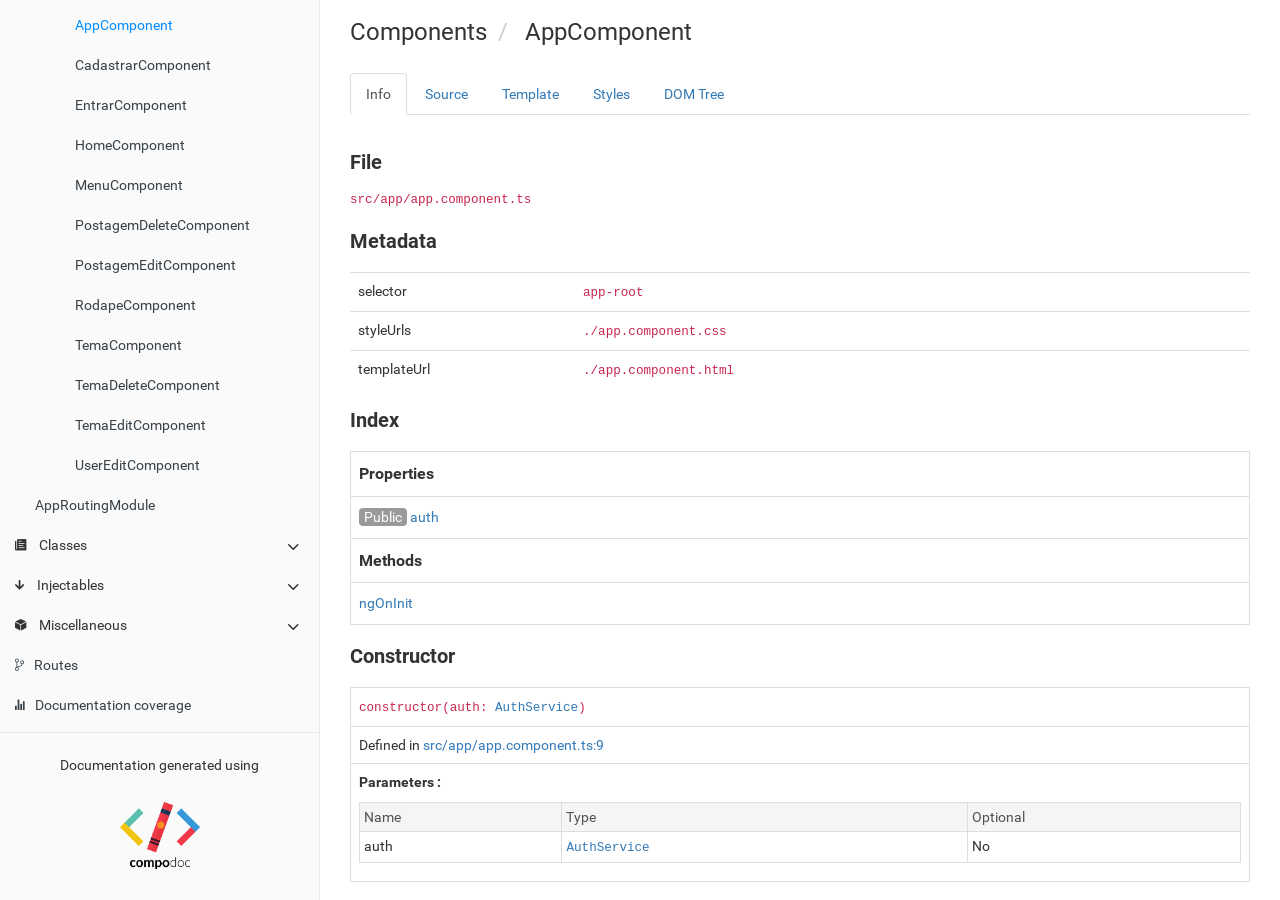
<file: projetos/blog-pessoal/frontend/documentation/components/AppComponent.html>
<!doctype html>
<html class="no-js" lang="">
    <head>
        <meta charset="utf-8">
        <meta http-equiv="x-ua-compatible" content="ie=edge">
        <title>blog-pessoal documentation</title>
        <meta name="description" content="">
        <meta name="viewport" content="width=device-width, initial-scale=1">

        <link rel="icon" type="image/x-icon" href="../images/favicon.ico">
	   <link rel="stylesheet" href="../styles/style.css">
        <link rel="stylesheet" href="../styles/dark.css" media="(prefers-color-scheme: dark)">
    </head>
    <body>

        <div class="navbar navbar-default navbar-fixed-top visible-xs">
            <a href="../" class="navbar-brand">blog-pessoal documentation</a>
            <button type="button" class="btn btn-default btn-menu ion-ios-menu" id="btn-menu"></button>
        </div>

        <div class="xs-menu menu" id="mobile-menu">
                <div id="book-search-input" role="search"><input type="text" placeholder="Type to search"></div>            <compodoc-menu></compodoc-menu>
        </div>

        <div class="container-fluid main">
           <div class="row main">
               <div class="hidden-xs menu">
                   <compodoc-menu mode="normal"></compodoc-menu>
               </div>
               <!-- START CONTENT -->
               <div class="content component">
                   <div class="content-data">




<ol class="breadcrumb">
  <li>Components</li>
  <li
  >
  AppComponent</li>
</ol>

<ul class="nav nav-tabs" role="tablist">
        <li class="active">
            <a href="#info" role="tab" id="info-tab" data-toggle="tab" data-link="info">Info</a>
        </li>
        <li >
            <a href="#source" role="tab" id="source-tab" data-toggle="tab" data-link="source">Source</a>
        </li>
        <li >
            <a href="#templateData" role="tab" id="templateData-tab" data-toggle="tab" data-link="template">Template</a>
        </li>
        <li >
            <a href="#styleData" role="tab" id="styleData-tab" data-toggle="tab" data-link="style">Styles</a>
        </li>
        <li >
            <a href="#tree" role="tab" id="tree-tab" data-toggle="tab" data-link="dom-tree">DOM Tree</a>
        </li>
</ul>

<div class="tab-content">
    <div class="tab-pane fade active in" id="c-info"><p class="comment">
    <h3>File</h3>
</p>
<p class="comment">
    <code>src/app/app.component.ts</code>
</p>






<section>
    <h3>Metadata</h3>
    <table class="table table-sm table-hover">
        <tbody>











            <tr>
                <td class="col-md-3">selector</td>
                <td class="col-md-9"><code>app-root</code></td>
            </tr>

            <tr>
                <td class="col-md-3">styleUrls</td>
                <td class="col-md-9"><code>./app.component.css</code></td>
            </tr>



            <tr>
                <td class="col-md-3">templateUrl</td>
                <td class="col-md-9"><code>./app.component.html</code></td>
            </tr>








        </tbody>
    </table>
</section>

    <section>
    <h3 id="index">Index</h3>
    <table class="table table-sm table-bordered index-table">
        <tbody>
                <tr>
                    <td class="col-md-4">
                        <h6><b>Properties</b></h6>
                    </td>
                </tr>
                <tr>
                    <td class="col-md-4">
                        <ul class="index-list">
                            <li>
                                    <span class="modifier">Public</span>
                                <a href="#auth" >auth</a>
                            </li>
                        </ul>
                    </td>
                </tr>

                <tr>
                    <td class="col-md-4">
                        <h6><b>Methods</b></h6>
                    </td>
                </tr>
                <tr>
                    <td class="col-md-4">
                        <ul class="index-list">
                            <li>
                                <a href="#ngOnInit" >ngOnInit</a>
                            </li>
                        </ul>
                    </td>
                </tr>





        </tbody>
    </table>
</section>

    <section>
    <h3 id="constructor">Constructor</h3>
        <table class="table table-sm table-bordered">
            <tbody>
                <tr>
                    <td class="col-md-4">
<code>constructor(auth: <a href="../injectables/AuthService.html" target="_self">AuthService</a>)</code>
                    </td>
                </tr>
                        <tr>
                            <td class="col-md-4">
                                <div class="io-line">Defined in <a href="" data-line="9" class="link-to-prism">src/app/app.component.ts:9</a></div>
                            </td>
                        </tr>

                <tr>
                    <td class="col-md-4">
                            <div>
                                    <b>Parameters :</b>
                                    <table class="params">
                                        <thead>
                                            <tr>
                                                <td>Name</td>
                                                    <td>Type</td>
                                                <td>Optional</td>
                                            </tr>
                                        </thead>
                                        <tbody>
                                                <tr>
                                                        <td>auth</td>
                                                  
                                                        <td>
                                                                        <code><a href="../injectables/AuthService.html" target="_self" >AuthService</a></code>
                                                        </td>
                                                  
                                                    <td>
                                                            No
                                                    </td>
                                                    
                                                </tr>
                                        </tbody>
                                    </table>
                            </div>
                    </td>
                </tr>
            </tbody>
        </table>
</section>





    <section>
    
    <h3 id="methods">
        Methods
    </h3>
    <table class="table table-sm table-bordered">
        <tbody>
            <tr>
                <td class="col-md-4">
                    <a name="ngOnInit"></a>
                    <span class="name">
                        <span ><b>ngOnInit</b></span>
                        <a href="#ngOnInit"><span class="icon ion-ios-link"></span></a>
                    </span>
                </td>
            </tr>
            <tr>
                <td class="col-md-4">
<code>ngOnInit()</code>
                </td>
            </tr>


            <tr>
                <td class="col-md-4">
                    <div class="io-line">Defined in <a href="" data-line="16"
                            class="link-to-prism">src/app/app.component.ts:16</a></div>
                </td>
            </tr>


            <tr>
                <td class="col-md-4">

                    <div class="io-description">
                        <b>Returns : </b>        <code><a href="https://www.typescriptlang.org/docs/handbook/basic-types.html" target="_blank" >void</a></code>

                    </div>
                </td>
            </tr>
        </tbody>
    </table>
</section>
    <section>
    
    <h3 id="inputs">
        Properties
    </h3>
    <table class="table table-sm table-bordered">
        <tbody>
            <tr>
                <td class="col-md-4">
                    <a name="auth"></a>
                    <span class="name">
                            <span class="modifier">Public</span>
                        <span ><b>auth</b></span>
                        <a href="#auth"><span class="icon ion-ios-link"></span></a>
                    </span>
                </td>
            </tr>
                <tr>
                    <td class="col-md-4">
                        <i>Type : </i>        <code><a href="../injectables/AuthService.html" target="_self" >AuthService</a></code>

                    </td>
                </tr>
                    <tr>
                        <td class="col-md-4">
                                <div class="io-line">Defined in <a href="" data-line="12" class="link-to-prism">src/app/app.component.ts:12</a></div>
                        </td>
                    </tr>


        </tbody>
    </table>
</section>

</div>


    <div class="tab-pane fade  tab-source-code" id="c-source">
        <pre class="line-numbers compodoc-sourcecode"><code class="language-typescript">import { Component } from &#x27;@angular/core&#x27;;
import { AuthService } from &#x27;./service/auth.service&#x27;;

@Component({
  selector: &#x27;app-root&#x27;,
  templateUrl: &#x27;./app.component.html&#x27;,
  styleUrls: [&#x27;./app.component.css&#x27;]
})
export class AppComponent {

  constructor(
    public auth: AuthService
  ) {
  }

  ngOnInit() {
  }
}
</code></pre>
    </div>

    <div class="tab-pane fade " id="c-templateData">
        <pre class="line-numbers"><code class="language-html">&lt;app-menu *ngIf&#x3D;&#x27;auth.logado();&#x27;&gt;&lt;/app-menu&gt;

&lt;router-outlet&gt;&lt;/router-outlet&gt;

&lt;app-rodape&gt;&lt;/app-rodape&gt;</code></pre>
    </div>

    <div class="tab-pane fade " id="c-styleData">
                <p class="comment">
                    <code>./app.component.css</code>
                </p>
                <pre class="line-numbers"><code class="language-scss"></code></pre>
    </div>

    <div class="tab-pane fade " id="c-tree">
        <div id="tree-container"></div>
        <div class="tree-legend">
            <div class="title">
                <b>Legend</b>
            </div>
            <div>
                <div class="color htmlelement"></div><span>Html element</span>
            </div>
            <div>
                <div class="color component"></div><span>Component</span>
            </div>
            <div>
                <div class="color directive"></div><span>Html element with directive</span>
            </div>
        </div>
    </div>

    
</div>

<script src="../js/libs/vis.min.js"></script>
<script src="../js/libs/htmlparser.js"></script>
<script src="../js/libs/deep-iterator.js"></script>
<script>
        var COMPONENT_TEMPLATE = '<div><app-menu *ngIf=\'auth.logado();\'></app-menu><router-outlet></router-outlet><app-rodape></app-rodape></div>'
    var COMPONENTS = [{'name': 'AlertasComponent', 'selector': 'app-alertas'},{'name': 'AppComponent', 'selector': 'app-root'},{'name': 'CadastrarComponent', 'selector': 'app-cadastrar'},{'name': 'EntrarComponent', 'selector': 'app-entrar'},{'name': 'HomeComponent', 'selector': 'app-home'},{'name': 'MenuComponent', 'selector': 'app-menu'},{'name': 'PostagemDeleteComponent', 'selector': 'app-postagem-delete'},{'name': 'PostagemEditComponent', 'selector': 'app-postagem-edit'},{'name': 'RodapeComponent', 'selector': 'app-rodape'},{'name': 'TemaComponent', 'selector': 'app-tema'},{'name': 'TemaDeleteComponent', 'selector': 'app-tema-delete'},{'name': 'TemaEditComponent', 'selector': 'app-tema-edit'},{'name': 'UserEditComponent', 'selector': 'app-user-edit'}];
    var DIRECTIVES = [];
    var ACTUAL_COMPONENT = {'name': 'AppComponent'};
</script>
<script src="../js/tree.js"></script>















                   </div><div class="search-results">
    <div class="has-results">
        <h1 class="search-results-title"><span class='search-results-count'></span> results matching "<span class='search-query'></span>"</h1>
        <ul class="search-results-list"></ul>
    </div>
    <div class="no-results">
        <h1 class="search-results-title">No results matching "<span class='search-query'></span>"</h1>
    </div>
</div>
</div>
               <!-- END CONTENT -->
           </div>
       </div>

       <script>
            var COMPODOC_CURRENT_PAGE_DEPTH = 1;
            var COMPODOC_CURRENT_PAGE_CONTEXT = 'component';
            var COMPODOC_CURRENT_PAGE_URL = 'AppComponent.html';
            var MAX_SEARCH_RESULTS = 15;
       </script>

       <script src="../js/libs/custom-elements.min.js"></script>
       <script src="../js/libs/lit-html.js"></script>

       <script src="../js/menu-wc.js" defer></script>
       <script nomodule src="../js/menu-wc_es5.js" defer></script>

       <script src="../js/libs/bootstrap-native.js"></script>

       <script src="../js/libs/es6-shim.min.js"></script>
       <script src="../js/libs/EventDispatcher.js"></script>
       <script src="../js/libs/promise.min.js"></script>
       <script src="../js/libs/zepto.min.js"></script>

       <script src="../js/compodoc.js"></script>

       <script src="../js/tabs.js"></script>
       <script src="../js/menu.js"></script>
       <script src="../js/libs/clipboard.min.js"></script>
       <script src="../js/libs/prism.js"></script>
       <script src="../js/sourceCode.js"></script>
          <script src="../js/search/search.js"></script>
          <script src="../js/search/lunr.min.js"></script>
          <script src="../js/search/search-lunr.js"></script>
          <script src="../js/search/search_index.js"></script>
       <script src="../js/lazy-load-graphs.js"></script>


    </body>
</html>
</file>
<file: fundamentos-web/assets/css/style.css>
/* DEFAULT CSS */
body {
  background-image: url("../img/fundo.jpg");
  background-attachment: fixed;
  background-repeat: no-repeat;
  background-size: cover;
}

.container {
  display: flex;
  flex-flow: row;
  justify-content: center;
  align-items: center;
  background-color: rgb(255, 255, 255, 0.5);
}

#menu {
  text-align: center;
}

#menu li {
  display: inline;
  padding: 30px;
}

#menu li a {
  text-decoration: none;
  color: rgb(209, 184, 231);
  font-size: x-large;
}

#menu li a:hover {
  color: white;
}

.rs-icons {
  width: 30px;
  height: 30px;
  padding: 0px 15px;
}

.titulo {
  font-family: Georgia, "Times New Roman", Times, serif;
  font-size: 50px;
  color: white;
  text-align: center;
  text-shadow: 3px 3px black;
}

.titulo p {
  font-size: 15px;
  text-shadow: 1px 1px black;
}

/* INDEX CSS*/

.titulo h1 {
  font-size: 30px;
}

#img {
  border-radius: 50px;
  width: 200px;
  height: 200px;
  transition: all 0.5s;
  border: 10px solid transparent;
}

#img:hover {
  border: 10px solid #6d1397;
  border-radius: 50%;
}

.texto {
  padding: 30px;
}

.texto p {
  text-align: justify;
  text-indent: 30px;
  color: rgb(229, 206, 250);
  text-shadow: 2px 2px black;
}

/* CONTATO CSS */

.mb {
  margin-bottom: 50px;
}

.ml {
  margin-left: 50px;
}

.titulo1 {
  font-size: 20px;
  text-shadow: 1px 1px black;
  font-family: Georgia, "Times New Roman", Times, serif;
  color: white;
}

.titulo1 p{
  text-align: center;
}

.container form{
  padding: 0px 20px;
}
</file>
<file: projetos/blog-pessoal/frontend/documentation/styles/dark.css>
body {
    background: #212121;
    color: #fafafa;
}

code {
    color: #e09393;
}

a,
.menu ul.list li a.active {
    color: #7fc9ff;
}

.menu {
    background: #212121;
    border-right: 1px solid #444;
}

.menu ul.list li a {
    color: #fafafa;
}

.menu ul.list li.divider {
    background: #444;
}

.xs-menu ul.list li:nth-child(2) {
    margin: 0;
    background: none;
}

.menu ul.list li:nth-child(2) {
    margin: 0;
    background: none;
}

#book-search-input {
    background: #212121;
    border-top: 1px solid #444;
    border-bottom: 1px solid #444;
    color: #fafafa;
}

.table-bordered {
    border: 1px solid #444;
}

.table-bordered > tbody > tr > td,
.table-bordered > tbody > tr > th,
.table-bordered > tfoot > tr > td,
.table-bordered > tfoot > tr > th,
.table-bordered > thead > tr > td,
.table-bordered > thead > tr > th {
    border: 1px solid #444;
}

.coverage a,
.coverage-count {
    color: #fafafa;
}

.coverage-header {
    color: black;
}

.routes svg text,
.routes svg a {
    fill: white;
}
.routes svg rect {
    fill: #212121 !important;
}

.navbar-default,
.btn-default {
    background-color: black;
    border-color: #444;
    color: #fafafa;
}

.navbar-default .navbar-brand {
    color: #fafafa;
}

.overview .card,
.modules .card {
    background: #171717;
    color: #fafafa;
    border: 1px solid #444;
}
.overview .card a {
    color: #fafafa;
}

.modules .card-header {
    background: none;
    border-bottom: 1px solid #444;
}

.module .list-group-item {
    background: none;
    border: 1px solid #444;
}

.container-fluid.module h3 a {
    color: #337ab7;
}

table.params thead {
    background: #484848;
    color: #fafafa;
}
</file>
<file: projetos/blog-pessoal/frontend/documentation/styles/style.css>
@import "./reset.css";
@import "./bootstrap.min.css";
@import "./bootstrap-card.css";
@import "./prism.css";
@import "./ionicons.min.css";
@import "./compodoc.css";
@import "./tablesort.css";
</file>
